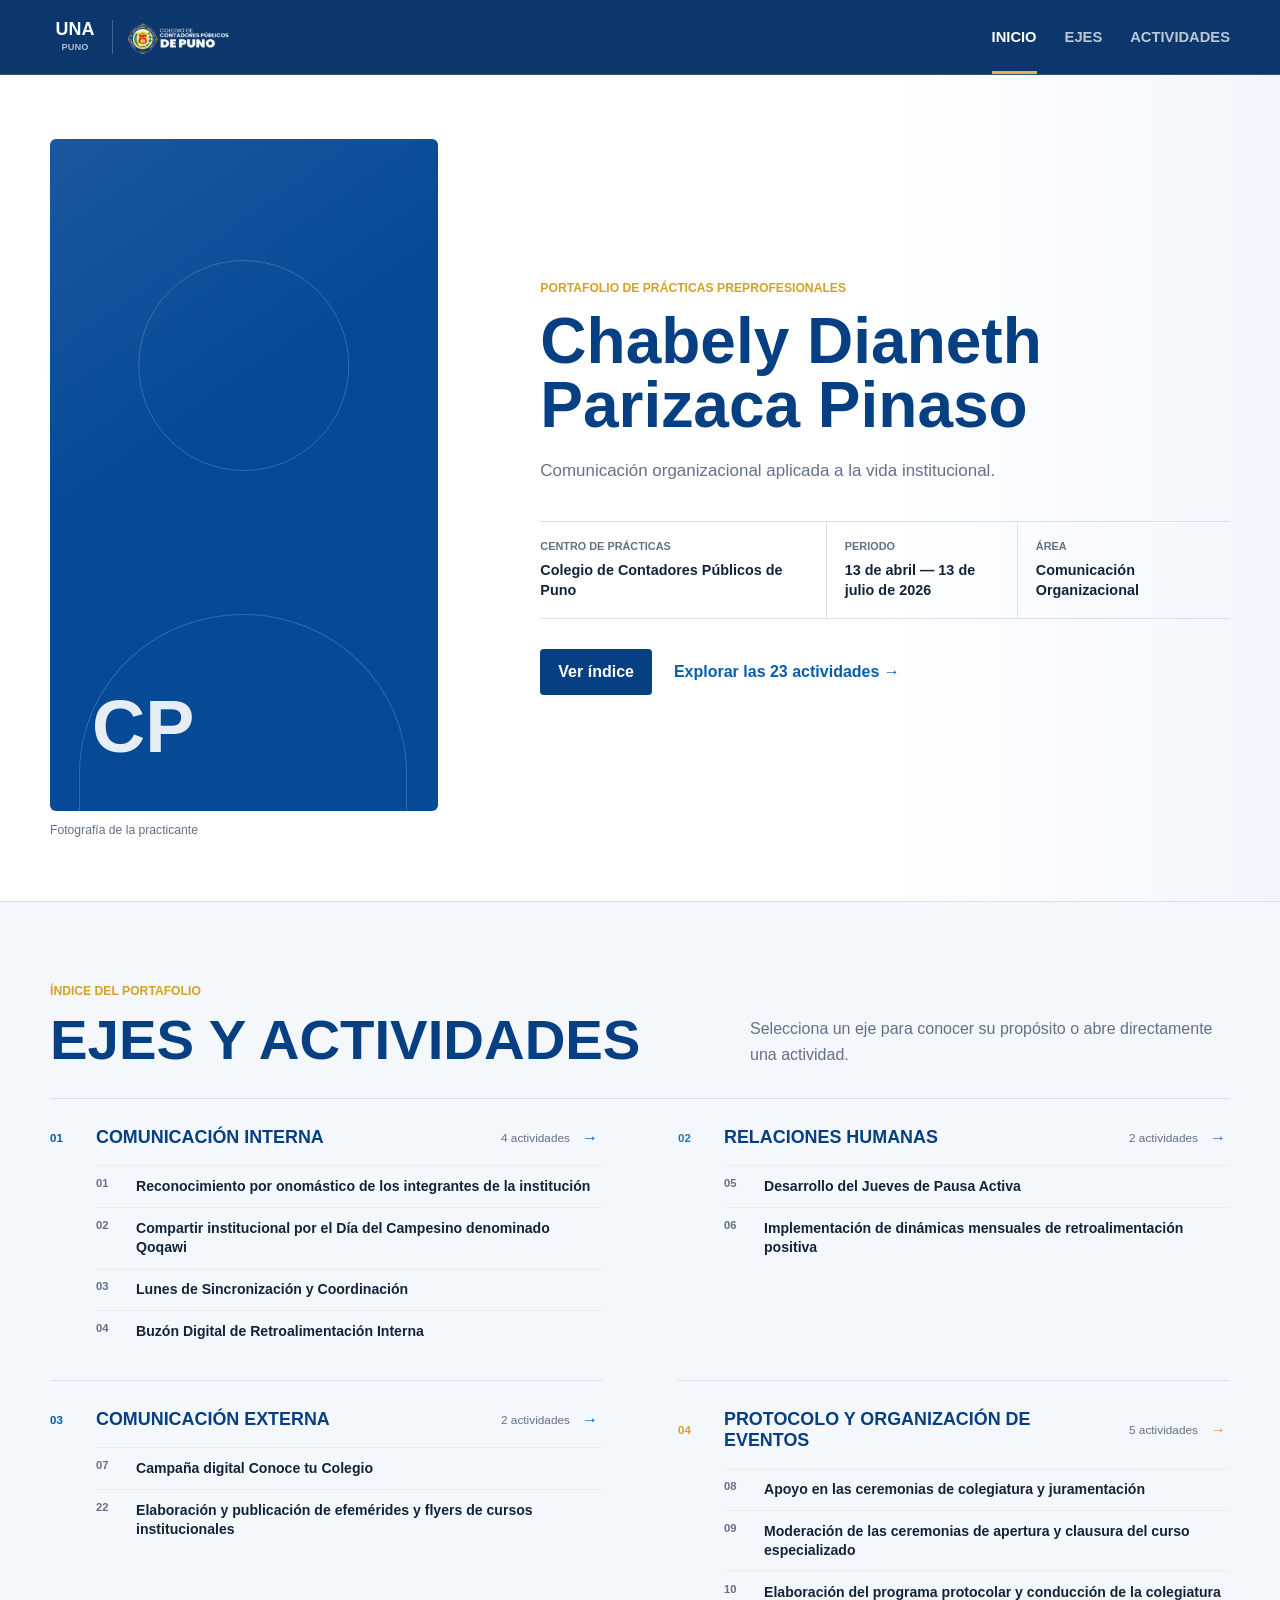
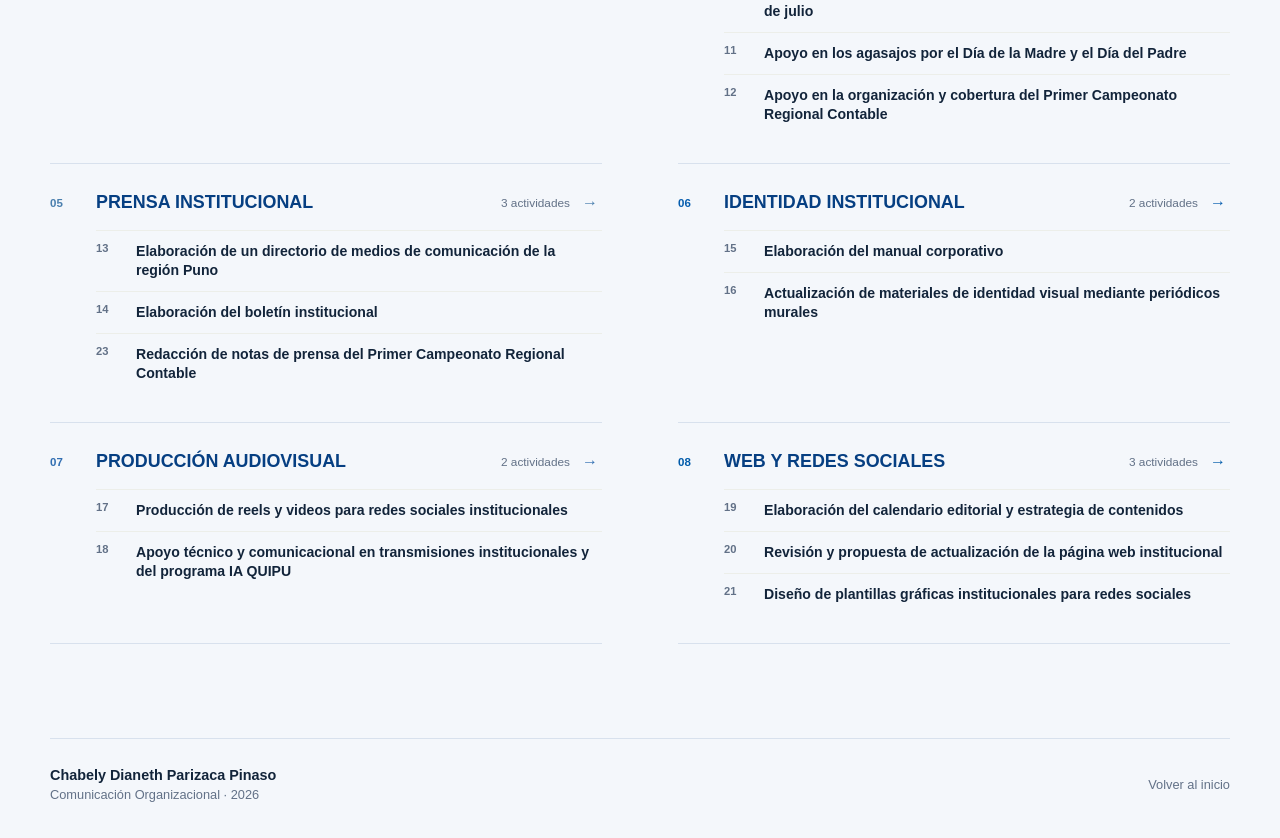
<file: index.html>
<!doctype html>
<html lang="es">
  <head>
    <meta charset="utf-8">
    <meta name="viewport" content="width=device-width, initial-scale=1">
    <meta name="theme-color" content="#063f82">
    <title>Portafolio de prácticas | Chabely Parizaca</title>
    <meta name="description" content="Portafolio de prácticas preprofesionales de Chabely Dianeth Parizaca Pinaso en el Colegio de Contadores Públicos de Puno.">
    <link rel="stylesheet" href="styles.css">
  </head>
  <body>
    <a class="skip-link" href="#app">Saltar al contenido</a>

    <header class="site-header">
      <div class="header-inner">
        <a class="site-brand" href="#/inicio" aria-label="Ir al inicio">
          <span class="university-mark" aria-label="Universidad Nacional del Altiplano Puno">
            <strong>UNA</strong>
            <small>PUNO</small>
          </span>
          <span class="brand-divider" aria-hidden="true"></span>
          <img id="ccppLogo" alt="Colegio de Contadores Públicos de Puno">
        </a>

        <nav class="main-nav" aria-label="Navegación principal">
          <a href="#/inicio" data-nav="inicio">Inicio</a>
          <a href="#/ejes" data-nav="ejes">Ejes</a>
          <a href="#/actividades" data-nav="actividades">Actividades</a>
        </nav>
      </div>
    </header>

    <main id="app" tabindex="-1">
      <div class="app-loading" role="status">Preparando portafolio...</div>
    </main>

    <footer class="site-footer">
      <div>
        <strong>Chabely Dianeth Parizaca Pinaso</strong>
        <span>Comunicación Organizacional · 2026</span>
      </div>
      <a href="#/inicio">Volver al inicio</a>
    </footer>

    <div class="evidence-viewer" id="evidenceViewer" hidden aria-modal="true" role="dialog" aria-labelledby="viewerTitle">
      <header class="viewer-header">
        <div>
          <span id="viewerType">Evidencia</span>
          <strong id="viewerTitle">Visor de evidencias</strong>
        </div>
        <div class="viewer-tools">
          <span id="viewerCounter" aria-live="polite"></span>
          <a class="icon-button" id="openEvidenceFile" href="#" target="_blank" rel="noopener" aria-label="Abrir archivo original" title="Abrir archivo original">↗</a>
          <button class="icon-button" id="closeEvidenceViewer" type="button" aria-label="Cerrar visor" title="Cerrar">×</button>
        </div>
      </header>

      <div class="viewer-body">
        <button class="viewer-arrow viewer-previous" id="previousEvidence" type="button" aria-label="Evidencia anterior" title="Evidencia anterior">←</button>
        <div class="viewer-stage" id="viewerStage">
          <img id="viewerImage" alt="" hidden>
          <video id="viewerVideo" controls playsinline preload="metadata" hidden></video>

          <div class="pdf-book" id="pdfBook" hidden>
            <div class="book-pages" id="bookPages" aria-live="polite">
              <canvas id="pdfPageLeft"></canvas>
              <canvas id="pdfPageRight"></canvas>
            </div>
            <div class="book-controls">
              <button class="icon-button" id="previousPdfPage" type="button" aria-label="Páginas anteriores" title="Páginas anteriores">←</button>
              <span id="pdfPageStatus">Preparando documento...</span>
              <button class="icon-button" id="nextPdfPage" type="button" aria-label="Páginas siguientes" title="Páginas siguientes">→</button>
            </div>
          </div>

          <div class="viewer-loading" id="viewerLoading" role="status" hidden>Preparando evidencia...</div>
        </div>
        <button class="viewer-arrow viewer-next" id="nextEvidence" type="button" aria-label="Evidencia siguiente" title="Evidencia siguiente">→</button>
      </div>

      <footer class="viewer-footer">
        <p id="viewerCaption"></p>
        <span>Usa las flechas laterales para recorrer las evidencias.</span>
      </footer>
    </div>

    <noscript>Activa JavaScript para navegar por las actividades del portafolio.</noscript>
    <script src="data.js"></script>
    <script src="script.js"></script>
  </body>
</html>
</file>
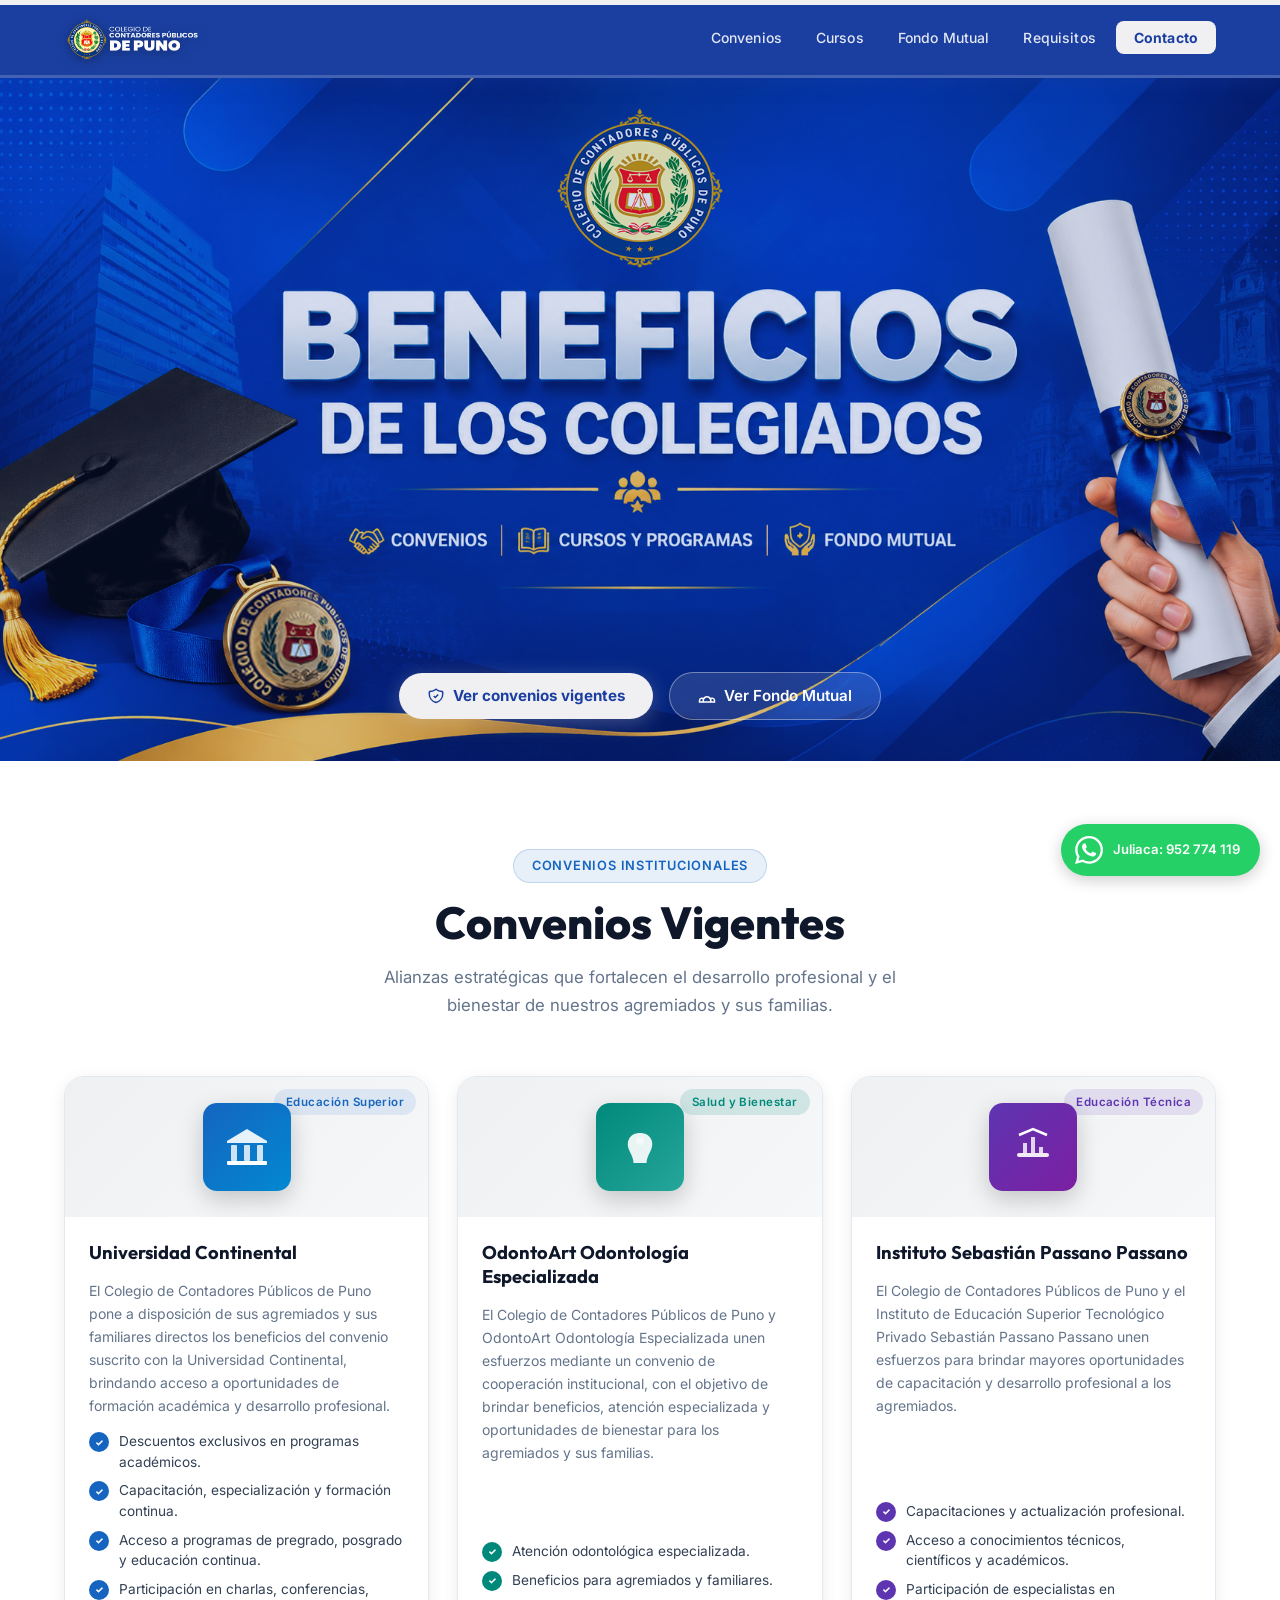
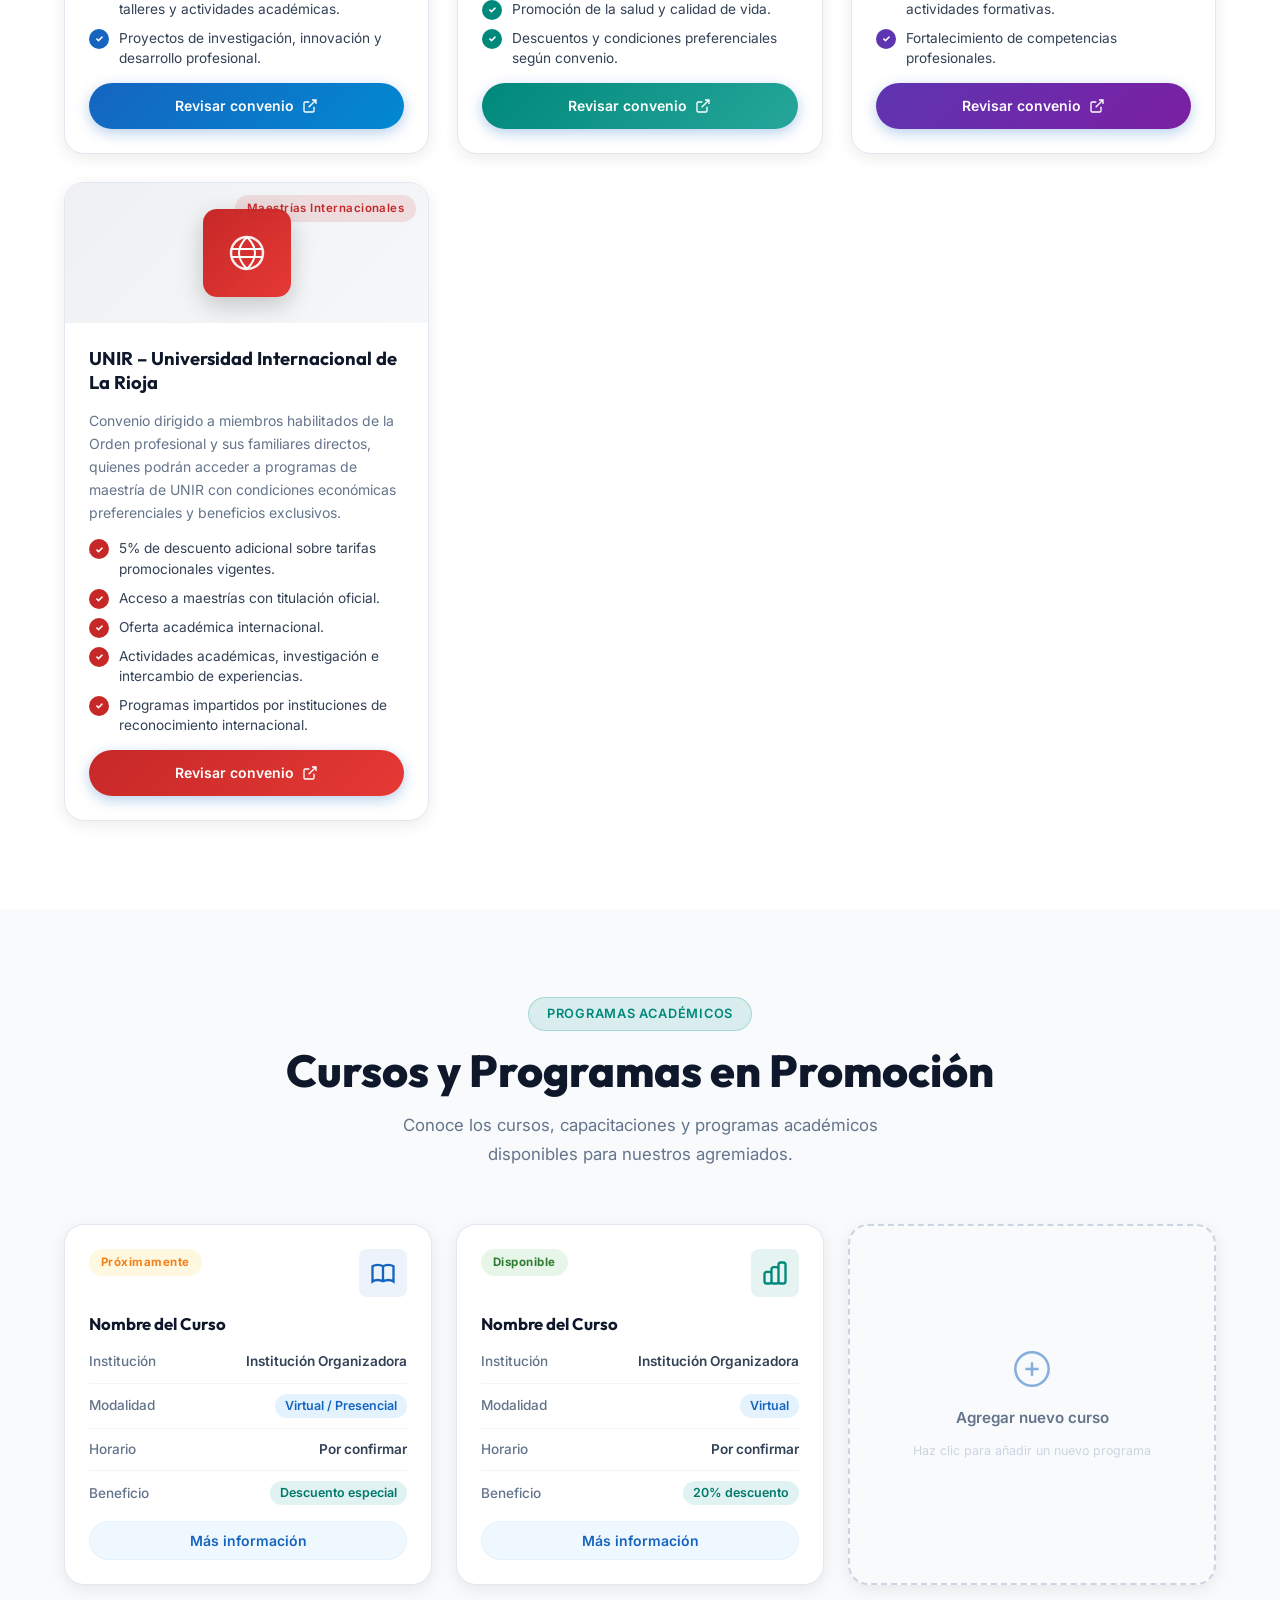
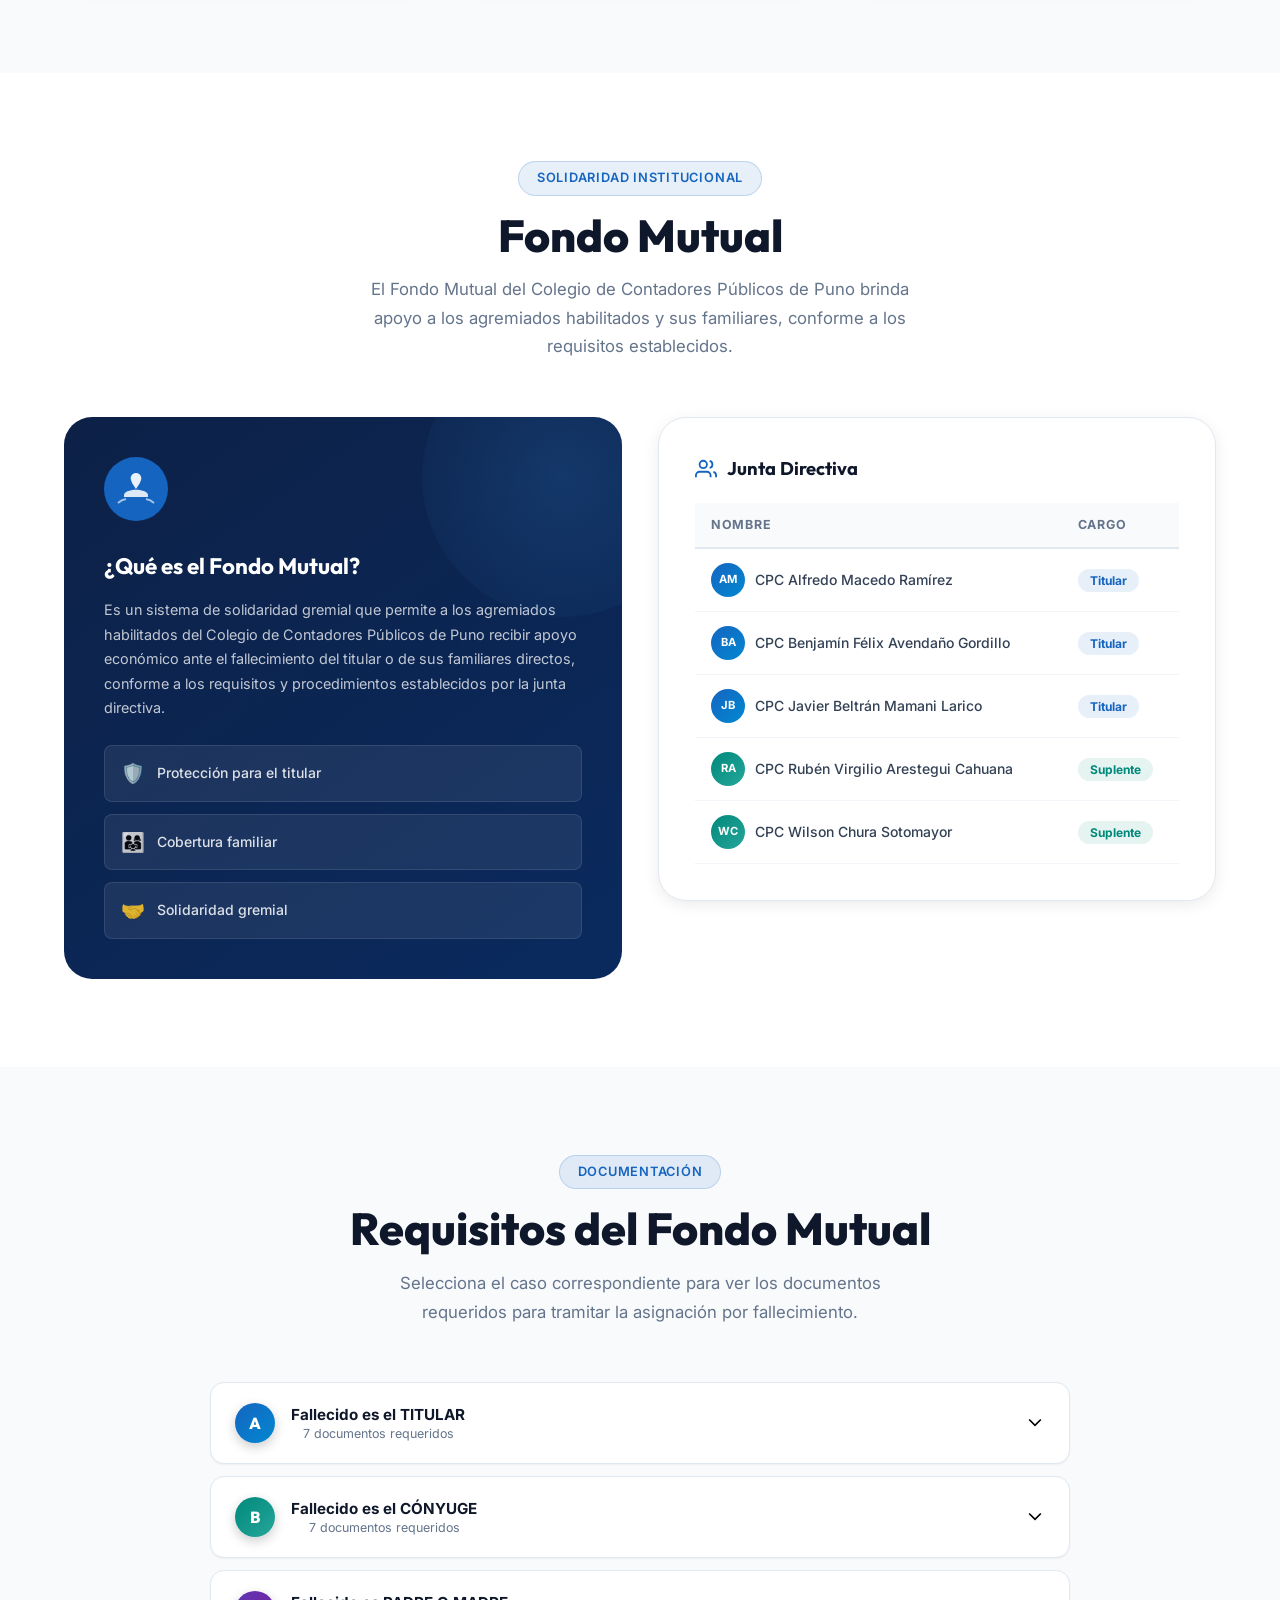
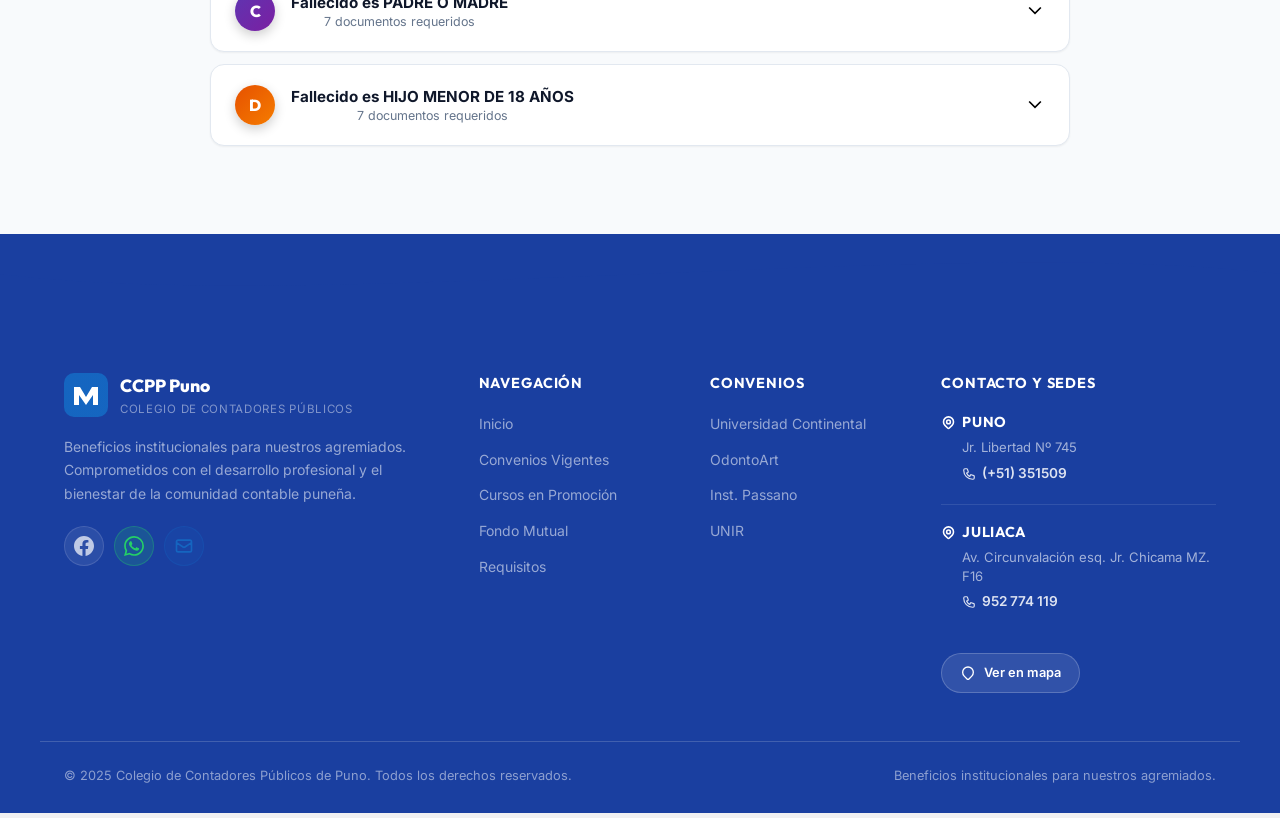
<file: Actividad 5/web de conoce tu colegio/index.html>
<!DOCTYPE html>
<html lang="es">
<head>
  <meta charset="UTF-8" />
  <meta name="viewport" content="width=device-width, initial-scale=1.0" />
  <title>Convenios y Beneficios – Colegio de Contadores Públicos de Puno</title>
  <meta name="description" content="Beneficios exclusivos, convenios vigentes, cursos en promoción y Fondo Mutual del Colegio de Contadores Públicos de Puno para sus agremiados." />
  <link rel="preconnect" href="https://fonts.googleapis.com" />
  <link rel="preconnect" href="https://fonts.gstatic.com" crossorigin />
  <link href="https://fonts.googleapis.com/css2?family=Inter:wght@300;400;500;600;700;800;900&family=Outfit:wght@400;600;700;800&display=swap" rel="stylesheet" />
  <link rel="stylesheet" href="styles.css" />
</head>
<body>

  <!-- ===================== NAVBAR ===================== -->
  <nav class="navbar" id="navbar">
    <div class="nav-container">
      <div class="nav-logo">
        <a href="#inicio">
          <img src="recursos/logo-blanco.png" alt="Colegio de Contadores Públicos de Puno" class="nav-logo-img" />
        </a>
      </div>
      <ul class="nav-links" id="navLinks">
        <li><a href="#convenios" class="nav-link">Convenios</a></li>
        <li><a href="#cursos" class="nav-link">Cursos</a></li>
        <li><a href="#fondo-mutual" class="nav-link">Fondo Mutual</a></li>
        <li><a href="#requisitos" class="nav-link">Requisitos</a></li>
        <li><a href="#contacto" class="nav-link nav-cta">Contacto</a></li>
      </ul>
      <button class="hamburger" id="hamburger" aria-label="Menú">
        <span></span><span></span><span></span>
      </button>
    </div>
  </nav>

  <!-- ===================== HERO ===================== -->
  <section class="hero" id="inicio">
    <img
      src="recursos/imagen-del-hero.png"
      alt="Colegio de Contadores Públicos de Puno – Convenios y Beneficios"
      class="hero-img"
    />
    <div class="hero-btns-overlay">
      <a href="#convenios" class="btn btn-primary">
        <svg width="18" height="18" fill="none" stroke="currentColor" stroke-width="2" viewBox="0 0 24 24"><path d="M9 12l2 2 4-4m5.618-4.016A11.955 11.955 0 0112 2.944a11.955 11.955 0 01-8.618 3.04A12.02 12.02 0 003 9c0 5.591 3.824 10.29 9 11.622 5.176-1.332 9-6.03 9-11.622 0-1.042-.133-2.052-.382-3.016z"/></svg>
        Ver convenios vigentes
      </a>
      <a href="#fondo-mutual" class="btn btn-secondary">
        <svg width="18" height="18" fill="none" stroke="currentColor" stroke-width="2" viewBox="0 0 24 24"><path d="M17 20h5v-2a3 3 0 00-5.356-1.857M17 20H7m10 0v-2c0-.656-.126-1.283-.356-1.857M7 20H2v-2a3 3 0 015.356-1.857M7 20v-2c0-.656.126-1.283.356-1.857m0 0a5.002 5.002 0 019.288 0"/></svg>
        Ver Fondo Mutual
      </a>
    </div>
  </section>

  <!-- ===================== CONVENIOS ===================== -->
  <section class="section" id="convenios">
    <div class="container">
      <div class="section-header">
        <div class="section-tag">Convenios Institucionales</div>
        <h2 class="section-title">Convenios Vigentes</h2>
        <p class="section-desc">Alianzas estratégicas que fortalecen el desarrollo profesional y el bienestar de nuestros agremiados y sus familias.</p>
      </div>

      <div class="convenios-grid">

        <!-- Tarjeta 1: Universidad Continental -->
        <div class="convenio-card" id="conv-continental">
          <div class="card-header-img">
            <div class="card-logo-placeholder" style="background: linear-gradient(135deg, #1565C0, #0288D1);">
              <svg width="48" height="48" fill="none" viewBox="0 0 48 48" xmlns="http://www.w3.org/2000/svg">
                <path d="M24 6L4 18v2h40v-2L24 6z" fill="white" opacity="0.9"/>
                <rect x="8" y="22" width="6" height="16" rx="1" fill="white" opacity="0.8"/>
                <rect x="21" y="22" width="6" height="16" rx="1" fill="white" opacity="0.8"/>
                <rect x="34" y="22" width="6" height="16" rx="1" fill="white" opacity="0.8"/>
                <rect x="4" y="38" width="40" height="4" rx="1" fill="white"/>
              </svg>
            </div>
            <div class="card-tag">Educación Superior</div>
          </div>
          <div class="card-body">
            <h3 class="card-title">Universidad Continental</h3>
            <p class="card-desc">El Colegio de Contadores Públicos de Puno pone a disposición de sus agremiados y sus familiares directos los beneficios del convenio suscrito con la Universidad Continental, brindando acceso a oportunidades de formación académica y desarrollo profesional.</p>
            <ul class="benefit-list">
              <li><span class="check-icon">✓</span> Descuentos exclusivos en programas académicos.</li>
              <li><span class="check-icon">✓</span> Capacitación, especialización y formación continua.</li>
              <li><span class="check-icon">✓</span> Acceso a programas de pregrado, posgrado y educación continua.</li>
              <li><span class="check-icon">✓</span> Participación en charlas, conferencias, talleres y actividades académicas.</li>
              <li><span class="check-icon">✓</span> Proyectos de investigación, innovación y desarrollo profesional.</li>
            </ul>
            <a href="https://drive.google.com/file/d/1HCrZwej6hILooBMRWI57Gnt74HL0RPNS/view?usp=sharing" target="_blank" rel="noopener noreferrer" class="btn-card">
              Revisar convenio
              <svg width="16" height="16" fill="none" stroke="currentColor" stroke-width="2" viewBox="0 0 24 24"><path d="M18 13v6a2 2 0 01-2 2H5a2 2 0 01-2-2V8a2 2 0 012-2h6M15 3h6v6M10 14L21 3"/></svg>
            </a>
          </div>
        </div>

        <!-- Tarjeta 2: OdontoArt -->
        <div class="convenio-card" id="conv-odontoart">
          <div class="card-header-img">
            <div class="card-logo-placeholder" style="background: linear-gradient(135deg, #00897B, #26A69A);">
              <svg width="48" height="48" fill="none" viewBox="0 0 48 48" xmlns="http://www.w3.org/2000/svg">
                <path d="M24 10c-5 0-9 2-11 6-2 3.5-1.5 8 0.5 12 2 4 4 8 4 12h13c0-4 2-8 4-12 2-4 2.5-8.5 0.5-12-2-4-6-6-11-6z" fill="white" opacity="0.9"/>
                <circle cx="24" cy="18" r="4" fill="white" opacity="0.5"/>
              </svg>
            </div>
            <div class="card-tag" style="background: rgba(0,137,123,0.15); color: #00897B;">Salud y Bienestar</div>
          </div>
          <div class="card-body">
            <h3 class="card-title">OdontoArt Odontología Especializada</h3>
            <p class="card-desc">El Colegio de Contadores Públicos de Puno y OdontoArt Odontología Especializada unen esfuerzos mediante un convenio de cooperación institucional, con el objetivo de brindar beneficios, atención especializada y oportunidades de bienestar para los agremiados y sus familias.</p>
            <ul class="benefit-list">
              <li><span class="check-icon" style="background:#00897B;">✓</span> Atención odontológica especializada.</li>
              <li><span class="check-icon" style="background:#00897B;">✓</span> Beneficios para agremiados y familiares.</li>
              <li><span class="check-icon" style="background:#00897B;">✓</span> Promoción de la salud y calidad de vida.</li>
              <li><span class="check-icon" style="background:#00897B;">✓</span> Descuentos y condiciones preferenciales según convenio.</li>
            </ul>
            <a href="https://drive.google.com/file/d/1Lx1ZvieymH3Le_iM99ti675JoTmCKKvA/view?usp=sharing" target="_blank" rel="noopener noreferrer" class="btn-card" style="background: linear-gradient(135deg,#00897B,#26A69A);">
              Revisar convenio
              <svg width="16" height="16" fill="none" stroke="currentColor" stroke-width="2" viewBox="0 0 24 24"><path d="M18 13v6a2 2 0 01-2 2H5a2 2 0 01-2-2V8a2 2 0 012-2h6M15 3h6v6M10 14L21 3"/></svg>
            </a>
          </div>
        </div>

        <!-- Tarjeta 3: Instituto Passano -->
        <div class="convenio-card" id="conv-passano">
          <div class="card-header-img">
            <div class="card-logo-placeholder" style="background: linear-gradient(135deg, #5E35B1, #7B1FA2);">
              <svg width="48" height="48" fill="none" viewBox="0 0 48 48" xmlns="http://www.w3.org/2000/svg">
                <rect x="8" y="30" width="32" height="4" rx="2" fill="white" opacity="0.9"/>
                <rect x="14" y="20" width="4" height="10" fill="white" opacity="0.8"/>
                <rect x="22" y="14" width="4" height="16" fill="white" opacity="0.8"/>
                <rect x="30" y="24" width="4" height="6" fill="white" opacity="0.8"/>
                <path d="M10 12l14-6 14 6" stroke="white" stroke-width="2.5" fill="none"/>
              </svg>
            </div>
            <div class="card-tag" style="background: rgba(94,53,177,0.12); color: #5E35B1;">Educación Técnica</div>
          </div>
          <div class="card-body">
            <h3 class="card-title">Instituto Sebastián Passano Passano</h3>
            <p class="card-desc">El Colegio de Contadores Públicos de Puno y el Instituto de Educación Superior Tecnológico Privado Sebastián Passano Passano unen esfuerzos para brindar mayores oportunidades de capacitación y desarrollo profesional a los agremiados.</p>
            <ul class="benefit-list">
              <li><span class="check-icon" style="background:#5E35B1;">✓</span> Capacitaciones y actualización profesional.</li>
              <li><span class="check-icon" style="background:#5E35B1;">✓</span> Acceso a conocimientos técnicos, científicos y académicos.</li>
              <li><span class="check-icon" style="background:#5E35B1;">✓</span> Participación de especialistas en actividades formativas.</li>
              <li><span class="check-icon" style="background:#5E35B1;">✓</span> Fortalecimiento de competencias profesionales.</li>
            </ul>
            <a href="https://drive.google.com/file/d/1fWJEVDt3YA4D9g8H5GIZl8in-L66Z2Eh/view?usp=sharing" target="_blank" rel="noopener noreferrer" class="btn-card" style="background: linear-gradient(135deg,#5E35B1,#7B1FA2);">
              Revisar convenio
              <svg width="16" height="16" fill="none" stroke="currentColor" stroke-width="2" viewBox="0 0 24 24"><path d="M18 13v6a2 2 0 01-2 2H5a2 2 0 01-2-2V8a2 2 0 012-2h6M15 3h6v6M10 14L21 3"/></svg>
            </a>
          </div>
        </div>

        <!-- Tarjeta 4: UNIR -->
        <div class="convenio-card" id="conv-unir">
          <div class="card-header-img">
            <div class="card-logo-placeholder" style="background: linear-gradient(135deg, #C62828, #E53935);">
              <svg width="48" height="48" fill="none" viewBox="0 0 48 48" xmlns="http://www.w3.org/2000/svg">
                <circle cx="24" cy="24" r="16" stroke="white" stroke-width="2.5" opacity="0.9"/>
                <path d="M24 8 C18 14 16 18 16 24 C16 30 18 34 24 40" stroke="white" stroke-width="2" fill="none"/>
                <path d="M24 8 C30 14 32 18 32 24 C32 30 30 34 24 40" stroke="white" stroke-width="2" fill="none"/>
                <line x1="8" y1="20" x2="40" y2="20" stroke="white" stroke-width="2"/>
                <line x1="8" y1="28" x2="40" y2="28" stroke="white" stroke-width="2"/>
              </svg>
            </div>
            <div class="card-tag" style="background: rgba(198,40,40,0.12); color: #C62828;">Maestrías Internacionales</div>
          </div>
          <div class="card-body">
            <h3 class="card-title">UNIR – Universidad Internacional de La Rioja</h3>
            <p class="card-desc">Convenio dirigido a miembros habilitados de la Orden profesional y sus familiares directos, quienes podrán acceder a programas de maestría de UNIR con condiciones económicas preferenciales y beneficios exclusivos.</p>
            <ul class="benefit-list">
              <li><span class="check-icon" style="background:#C62828;">✓</span> 5% de descuento adicional sobre tarifas promocionales vigentes.</li>
              <li><span class="check-icon" style="background:#C62828;">✓</span> Acceso a maestrías con titulación oficial.</li>
              <li><span class="check-icon" style="background:#C62828;">✓</span> Oferta académica internacional.</li>
              <li><span class="check-icon" style="background:#C62828;">✓</span> Actividades académicas, investigación e intercambio de experiencias.</li>
              <li><span class="check-icon" style="background:#C62828;">✓</span> Programas impartidos por instituciones de reconocimiento internacional.</li>
            </ul>
            <a href="https://drive.google.com/file/d/1lR5dSxRtnbvtg3gUnq77kfsVNorQD5gg/view?usp=sharing" target="_blank" rel="noopener noreferrer" class="btn-card" style="background: linear-gradient(135deg,#C62828,#E53935);">
              Revisar convenio
              <svg width="16" height="16" fill="none" stroke="currentColor" stroke-width="2" viewBox="0 0 24 24"><path d="M18 13v6a2 2 0 01-2 2H5a2 2 0 01-2-2V8a2 2 0 012-2h6M15 3h6v6M10 14L21 3"/></svg>
            </a>
          </div>
        </div>

      </div>
    </div>
  </section>

  <!-- ===================== CURSOS ===================== -->
  <section class="section section-alt" id="cursos">
    <div class="container">
      <div class="section-header">
        <div class="section-tag" style="background: rgba(0,150,136,0.12); color: #00897B; border-color: rgba(0,150,136,0.25);">Programas Académicos</div>
        <h2 class="section-title">Cursos y Programas en Promoción</h2>
        <p class="section-desc">Conoce los cursos, capacitaciones y programas académicos disponibles para nuestros agremiados.</p>
      </div>

      <div class="cursos-grid" id="cursosGrid">

        <div class="curso-card">
          <div class="curso-header">
            <div class="curso-badge">Próximamente</div>
            <div class="curso-icon">
              <svg width="28" height="28" fill="none" stroke="#1565C0" stroke-width="2" viewBox="0 0 24 24"><path d="M12 6.253v13m0-13C10.832 5.477 9.246 5 7.5 5S4.168 5.477 3 6.253v13C4.168 18.477 5.754 18 7.5 18s3.332.477 4.5 1.253m0-13C13.168 5.477 14.754 5 16.5 5c1.747 0 3.332.477 4.5 1.253v13C19.832 18.477 18.247 18 16.5 18c-1.746 0-3.332.477-4.5 1.253"/></svg>
            </div>
          </div>
          <h4 class="curso-nombre">Nombre del Curso</h4>
          <div class="curso-info">
            <div class="curso-row">
              <span class="curso-label">Institución</span>
              <span class="curso-valor">Institución Organizadora</span>
            </div>
            <div class="curso-row">
              <span class="curso-label">Modalidad</span>
              <span class="curso-valor tag-modalidad">Virtual / Presencial</span>
            </div>
            <div class="curso-row">
              <span class="curso-label">Horario</span>
              <span class="curso-valor">Por confirmar</span>
            </div>
            <div class="curso-row">
              <span class="curso-label">Beneficio</span>
              <span class="curso-valor tag-descuento">Descuento especial</span>
            </div>
          </div>
          <button class="btn-curso">Más información</button>
        </div>

        <div class="curso-card">
          <div class="curso-header">
            <div class="curso-badge" style="background:#E8F5E9; color:#2E7D32;">Disponible</div>
            <div class="curso-icon" style="background: rgba(0,137,123,0.1);">
              <svg width="28" height="28" fill="none" stroke="#00897B" stroke-width="2" viewBox="0 0 24 24"><path d="M9 19v-6a2 2 0 00-2-2H5a2 2 0 00-2 2v6a2 2 0 002 2h2a2 2 0 002-2zm0 0V9a2 2 0 012-2h2a2 2 0 012 2v10m-6 0a2 2 0 002 2h2a2 2 0 002-2m0 0V5a2 2 0 012-2h2a2 2 0 012 2v14a2 2 0 01-2 2h-2a2 2 0 01-2-2z"/></svg>
            </div>
          </div>
          <h4 class="curso-nombre">Nombre del Curso</h4>
          <div class="curso-info">
            <div class="curso-row">
              <span class="curso-label">Institución</span>
              <span class="curso-valor">Institución Organizadora</span>
            </div>
            <div class="curso-row">
              <span class="curso-label">Modalidad</span>
              <span class="curso-valor tag-modalidad">Virtual</span>
            </div>
            <div class="curso-row">
              <span class="curso-label">Horario</span>
              <span class="curso-valor">Por confirmar</span>
            </div>
            <div class="curso-row">
              <span class="curso-label">Beneficio</span>
              <span class="curso-valor tag-descuento">20% descuento</span>
            </div>
          </div>
          <button class="btn-curso">Más información</button>
        </div>

        <div class="curso-card curso-add" id="addCursoCard">
          <div class="add-icon">
            <svg width="40" height="40" fill="none" stroke="#1565C0" stroke-width="1.5" viewBox="0 0 24 24"><circle cx="12" cy="12" r="10"/><path d="M12 8v8M8 12h8"/></svg>
          </div>
          <p class="add-label">Agregar nuevo curso</p>
          <span class="add-hint">Haz clic para añadir un nuevo programa</span>
        </div>

      </div>

      <!-- Modal para agregar curso -->
      <div class="modal-overlay" id="modalOverlay">
        <div class="modal" id="cursoModal">
          <div class="modal-header">
            <h3>Agregar Nuevo Curso</h3>
            <button class="modal-close" id="modalClose">
              <svg width="20" height="20" fill="none" stroke="currentColor" stroke-width="2" viewBox="0 0 24 24"><path d="M6 18L18 6M6 6l12 12"/></svg>
            </button>
          </div>
          <form class="modal-form" id="cursoForm">
            <div class="form-group">
              <label>Nombre del Curso *</label>
              <input type="text" id="inputNombre" placeholder="Ej: Diplomado en Tributación" required />
            </div>
            <div class="form-group">
              <label>Institución Organizadora *</label>
              <input type="text" id="inputInstitucion" placeholder="Ej: Universidad Continental" required />
            </div>
            <div class="form-row">
              <div class="form-group">
                <label>Modalidad</label>
                <select id="inputModalidad">
                  <option value="Virtual">Virtual</option>
                  <option value="Presencial">Presencial</option>
                  <option value="Híbrido">Híbrido</option>
                </select>
              </div>
              <div class="form-group">
                <label>Horario</label>
                <input type="text" id="inputHorario" placeholder="Ej: Sábados 9:00 - 13:00" />
              </div>
            </div>
            <div class="form-group">
              <label>Beneficio / Descuento</label>
              <input type="text" id="inputBeneficio" placeholder="Ej: 25% de descuento para agremiados" />
            </div>
            <div class="form-group">
              <label>Enlace de más información</label>
              <input type="url" id="inputEnlace" placeholder="https://..." />
            </div>
            <div class="modal-actions">
              <button type="button" class="btn-cancel" id="btnCancel">Cancelar</button>
              <button type="submit" class="btn-save">Guardar Curso</button>
            </div>
          </form>
        </div>
      </div>

    </div>
  </section>

  <!-- ===================== FONDO MUTUAL ===================== -->
  <section class="section" id="fondo-mutual">
    <div class="container">
      <div class="section-header">
        <div class="section-tag" style="background: rgba(21,101,192,0.1); color:#1565C0; border-color:rgba(21,101,192,0.2);">Solidaridad Institucional</div>
        <h2 class="section-title">Fondo Mutual</h2>
        <p class="section-desc">El Fondo Mutual del Colegio de Contadores Públicos de Puno brinda apoyo a los agremiados habilitados y sus familiares, conforme a los requisitos establecidos.</p>
      </div>

      <div class="mutual-layout">
        <div class="mutual-info">
          <div class="mutual-icon-big">
            <svg width="64" height="64" fill="none" viewBox="0 0 64 64" xmlns="http://www.w3.org/2000/svg">
              <circle cx="32" cy="32" r="32" fill="url(#mutualGrad)"/>
              <path d="M32 16c-2.7 0-5.3 2.2-5.3 5.3 0 4 5.3 10.7 5.3 10.7s5.3-6.7 5.3-10.7c0-3.1-2.6-5.3-5.3-5.3z" fill="white" opacity="0.9"/>
              <path d="M20 38c0-3 5.4-5.3 12-5.3s12 2.3 12 5.3v2H20v-2z" fill="white" opacity="0.85"/>
              <path d="M14 46c2-2 4.5-3.5 8-4" stroke="white" stroke-width="2" opacity="0.6" fill="none"/>
              <path d="M50 46c-2-2-4.5-3.5-8-4" stroke="white" stroke-width="2" opacity="0.6" fill="none"/>
              <defs>
                <linearGradient id="mutualGrad" x1="0" y1="0" x2="64" y2="64">
                  <stop stop-color="#1565C0"/>
                  <stop offset="1" stop-color="#0D47A1"/>
                </linearGradient>
              </defs>
            </svg>
          </div>
          <h3>¿Qué es el Fondo Mutual?</h3>
          <p>Es un sistema de solidaridad gremial que permite a los agremiados habilitados del Colegio de Contadores Públicos de Puno recibir apoyo económico ante el fallecimiento del titular o de sus familiares directos, conforme a los requisitos y procedimientos establecidos por la junta directiva.</p>
          <div class="mutual-features">
            <div class="mf-item">
              <span class="mf-icon">🛡️</span>
              <span>Protección para el titular</span>
            </div>
            <div class="mf-item">
              <span class="mf-icon">👨‍👩‍👧</span>
              <span>Cobertura familiar</span>
            </div>
            <div class="mf-item">
              <span class="mf-icon">🤝</span>
              <span>Solidaridad gremial</span>
            </div>
          </div>
        </div>

        <div class="mutual-directiva">
          <h3 class="directiva-title">
            <svg width="22" height="22" fill="none" stroke="#1565C0" stroke-width="2" viewBox="0 0 24 24"><path d="M17 21v-2a4 4 0 00-4-4H5a4 4 0 00-4 4v2M9 11a4 4 0 100-8 4 4 0 000 8zM23 21v-2a4 4 0 00-3-3.87M16 3.13a4 4 0 010 7.75"/></svg>
            Junta Directiva
          </h3>
          <div class="directiva-table-wrap">
            <table class="directiva-table">
              <thead>
                <tr>
                  <th>Nombre</th>
                  <th>Cargo</th>
                </tr>
              </thead>
              <tbody>
                <tr>
                  <td>
                    <div class="miembro-info">
                      <div class="avatar avatar-blue">AM</div>
                      CPC Alfredo Macedo Ramírez
                    </div>
                  </td>
                  <td><span class="badge-titular">Titular</span></td>
                </tr>
                <tr>
                  <td>
                    <div class="miembro-info">
                      <div class="avatar avatar-blue">BA</div>
                      CPC Benjamín Félix Avendaño Gordillo
                    </div>
                  </td>
                  <td><span class="badge-titular">Titular</span></td>
                </tr>
                <tr>
                  <td>
                    <div class="miembro-info">
                      <div class="avatar avatar-blue">JB</div>
                      CPC Javier Beltrán Mamani Larico
                    </div>
                  </td>
                  <td><span class="badge-titular">Titular</span></td>
                </tr>
                <tr>
                  <td>
                    <div class="miembro-info">
                      <div class="avatar avatar-green">RA</div>
                      CPC Rubén Virgilio Arestegui Cahuana
                    </div>
                  </td>
                  <td><span class="badge-suplente">Suplente</span></td>
                </tr>
                <tr>
                  <td>
                    <div class="miembro-info">
                      <div class="avatar avatar-green">WC</div>
                      CPC Wilson Chura Sotomayor
                    </div>
                  </td>
                  <td><span class="badge-suplente">Suplente</span></td>
                </tr>
              </tbody>
            </table>
          </div>
        </div>
      </div>
    </div>
  </section>

  <!-- ===================== REQUISITOS ===================== -->
  <section class="section section-alt" id="requisitos">
    <div class="container">
      <div class="section-header">
        <div class="section-tag" style="background: rgba(21,101,192,0.1); color:#1565C0; border-color:rgba(21,101,192,0.2);">Documentación</div>
        <h2 class="section-title">Requisitos del Fondo Mutual</h2>
        <p class="section-desc">Selecciona el caso correspondiente para ver los documentos requeridos para tramitar la asignación por fallecimiento.</p>
      </div>

      <div class="accordion-container">

        <!-- Acordeón A: Titular -->
        <div class="accordion-item" id="acc-titular">
          <button class="accordion-btn" data-target="acc-titular">
            <div class="acc-left">
              <div class="acc-num" style="background: linear-gradient(135deg,#1565C0,#0288D1);">A</div>
              <div>
                <span class="acc-title">Fallecido es el TITULAR</span>
                <span class="acc-sub">7 documentos requeridos</span>
              </div>
            </div>
            <div class="acc-arrow">
              <svg width="20" height="20" fill="none" stroke="currentColor" stroke-width="2" viewBox="0 0 24 24"><path d="M19 9l-7 7-7-7"/></svg>
            </div>
          </button>
          <div class="accordion-content">
            <ul class="req-list">
              <li><span class="req-num">1</span><span>Solicitud de asignación por fallecimiento en formato oficial FUT.</span></li>
              <li><span class="req-num">2</span><span>Constancia de habilitación.</span></li>
              <li><span class="req-num">3</span><span>Historial de pagos.</span></li>
              <li><span class="req-num">4</span><span>Copia simple de diploma o carné de incorporación al CCPPUNO.</span></li>
              <li><span class="req-num">5</span><span>Copia legalizada del Acta de Defunción del titular.</span></li>
              <li><span class="req-num">6</span><span>Copia legalizada de la Declaración Jurada del Asociado.</span></li>
              <li><span class="req-num">7</span><span>Copia legalizada del DNI de la persona que realiza el trámite.</span></li>
            </ul>
          </div>
        </div>

        <!-- Acordeón B: Cónyuge -->
        <div class="accordion-item" id="acc-conyuge">
          <button class="accordion-btn" data-target="acc-conyuge">
            <div class="acc-left">
              <div class="acc-num" style="background: linear-gradient(135deg,#00897B,#26A69A);">B</div>
              <div>
                <span class="acc-title">Fallecido es el CÓNYUGE</span>
                <span class="acc-sub">7 documentos requeridos</span>
              </div>
            </div>
            <div class="acc-arrow">
              <svg width="20" height="20" fill="none" stroke="currentColor" stroke-width="2" viewBox="0 0 24 24"><path d="M19 9l-7 7-7-7"/></svg>
            </div>
          </button>
          <div class="accordion-content">
            <ul class="req-list">
              <li><span class="req-num" style="background:#00897B;">1</span><span>Solicitud de asignación por fallecimiento en formato oficial FUT.</span></li>
              <li><span class="req-num" style="background:#00897B;">2</span><span>Constancia de habilitación.</span></li>
              <li><span class="req-num" style="background:#00897B;">3</span><span>Historial de pagos.</span></li>
              <li><span class="req-num" style="background:#00897B;">4</span><span>Copia simple de diploma o carné de incorporación al Colegio de Contadores Públicos de Puno.</span></li>
              <li><span class="req-num" style="background:#00897B;">5</span><span>Copia legalizada del Acta de Defunción del cónyuge.</span></li>
              <li><span class="req-num" style="background:#00897B;">6</span><span>Copia legalizada de la Partida de Matrimonio.</span></li>
              <li><span class="req-num" style="background:#00897B;">7</span><span>Copia legalizada del DNI de la persona que realiza el trámite.</span></li>
            </ul>
          </div>
        </div>

        <!-- Acordeón C: Padre o Madre -->
        <div class="accordion-item" id="acc-padres">
          <button class="accordion-btn" data-target="acc-padres">
            <div class="acc-left">
              <div class="acc-num" style="background: linear-gradient(135deg,#5E35B1,#7B1FA2);">C</div>
              <div>
                <span class="acc-title">Fallecido es PADRE O MADRE</span>
                <span class="acc-sub">7 documentos requeridos</span>
              </div>
            </div>
            <div class="acc-arrow">
              <svg width="20" height="20" fill="none" stroke="currentColor" stroke-width="2" viewBox="0 0 24 24"><path d="M19 9l-7 7-7-7"/></svg>
            </div>
          </button>
          <div class="accordion-content">
            <ul class="req-list">
              <li><span class="req-num" style="background:#5E35B1;">1</span><span>Solicitud de asignación por fallecimiento en formato oficial FUT.</span></li>
              <li><span class="req-num" style="background:#5E35B1;">2</span><span>Constancia de habilitación.</span></li>
              <li><span class="req-num" style="background:#5E35B1;">3</span><span>Historial de pagos.</span></li>
              <li><span class="req-num" style="background:#5E35B1;">4</span><span>Copia simple de diploma o carné de incorporación al Colegio de Contadores Públicos de Puno.</span></li>
              <li><span class="req-num" style="background:#5E35B1;">5</span><span>Copia legalizada del Acta de Defunción del padre o madre.</span></li>
              <li><span class="req-num" style="background:#5E35B1;">6</span><span>Copia legalizada de la Partida de Nacimiento del titular.</span></li>
              <li><span class="req-num" style="background:#5E35B1;">7</span><span>Copia legalizada del DNI de la persona que realiza el trámite.</span></li>
            </ul>
          </div>
        </div>

        <!-- Acordeón D: Hijo menor -->
        <div class="accordion-item" id="acc-hijo">
          <button class="accordion-btn" data-target="acc-hijo">
            <div class="acc-left">
              <div class="acc-num" style="background: linear-gradient(135deg,#E65100,#F57C00);">D</div>
              <div>
                <span class="acc-title">Fallecido es HIJO MENOR DE 18 AÑOS</span>
                <span class="acc-sub">7 documentos requeridos</span>
              </div>
            </div>
            <div class="acc-arrow">
              <svg width="20" height="20" fill="none" stroke="currentColor" stroke-width="2" viewBox="0 0 24 24"><path d="M19 9l-7 7-7-7"/></svg>
            </div>
          </button>
          <div class="accordion-content">
            <ul class="req-list">
              <li><span class="req-num" style="background:#E65100;">1</span><span>Solicitud de asignación por fallecimiento en formato oficial FUT.</span></li>
              <li><span class="req-num" style="background:#E65100;">2</span><span>Constancia de habilitación.</span></li>
              <li><span class="req-num" style="background:#E65100;">3</span><span>Historial de pagos.</span></li>
              <li><span class="req-num" style="background:#E65100;">4</span><span>Copia simple de diploma o carné de incorporación al Colegio de Contadores Públicos de Puno.</span></li>
              <li><span class="req-num" style="background:#E65100;">5</span><span>Copia legalizada del Acta de Defunción del hijo o hija.</span></li>
              <li><span class="req-num" style="background:#E65100;">6</span><span>Copia legalizada de la Partida de Nacimiento del hijo o hija.</span></li>
              <li><span class="req-num" style="background:#E65100;">7</span><span>Copia legalizada del DNI de la persona que realiza el trámite.</span></li>
            </ul>
          </div>
        </div>

      </div>
    </div>
  </section>

  <!-- ===================== FOOTER ===================== -->
  <footer class="footer" id="contacto">
    <div class="footer-wave">
      <svg viewBox="0 0 1440 80" preserveAspectRatio="none" xmlns="http://www.w3.org/2000/svg">
        <path d="M0,40 C360,80 1080,0 1440,40 L1440,80 L0,80 Z" fill="#1A3FA0"/>
      </svg>
    </div>
    <div class="footer-body">
      <div class="footer-container">
        <div class="footer-brand">
          <div class="footer-logo">
            <svg width="44" height="44" viewBox="0 0 44 44" fill="none" xmlns="http://www.w3.org/2000/svg">
              <rect width="44" height="44" rx="10" fill="url(#footerLogoGrad)"/>
              <path d="M10 32V14h6l6 10 6-10h6v18h-5v-10l-7 10-7-10v10H10z" fill="white"/>
              <defs>
                <linearGradient id="footerLogoGrad" x1="0" y1="0" x2="44" y2="44">
                  <stop stop-color="#1565C0"/>
                  <stop offset="1" stop-color="#0288D1"/>
                </linearGradient>
              </defs>
            </svg>
            <div>
              <span class="footer-logo-title">CCPP Puno</span>
              <span class="footer-logo-sub">Colegio de Contadores Públicos</span>
            </div>
          </div>
          <p class="footer-tagline">Beneficios institucionales para nuestros agremiados. Comprometidos con el desarrollo profesional y el bienestar de la comunidad contable puneña.</p>
          <div class="footer-social">
            <a href="https://www.facebook.com" target="_blank" rel="noopener noreferrer" class="social-btn" id="btn-facebook" aria-label="Facebook">
              <svg width="20" height="20" fill="currentColor" viewBox="0 0 24 24"><path d="M24 12.073c0-6.627-5.373-12-12-12s-12 5.373-12 12c0 5.99 4.388 10.954 10.125 11.854v-8.385H7.078v-3.47h3.047V9.43c0-3.007 1.792-4.669 4.533-4.669 1.312 0 2.686.235 2.686.235v2.953H15.83c-1.491 0-1.956.925-1.956 1.874v2.25h3.328l-.532 3.47h-2.796v8.385C19.612 23.027 24 18.062 24 12.073z"/></svg>
            </a>
            <a href="https://wa.me/51000000000" target="_blank" rel="noopener noreferrer" class="social-btn" id="btn-whatsapp" aria-label="WhatsApp" style="background: rgba(37,211,102,0.15); color: #25D166; border-color: rgba(37,211,102,0.3);">
              <svg width="20" height="20" fill="currentColor" viewBox="0 0 24 24"><path d="M17.472 14.382c-.297-.149-1.758-.867-2.03-.967-.273-.099-.471-.148-.67.15-.197.297-.767.966-.94 1.164-.173.199-.347.223-.644.075-.297-.15-1.255-.463-2.39-1.475-.883-.788-1.48-1.761-1.653-2.059-.173-.297-.018-.458.13-.606.134-.133.298-.347.446-.52.149-.174.198-.298.298-.497.099-.198.05-.371-.025-.52-.075-.149-.669-1.612-.916-2.207-.242-.579-.487-.5-.669-.51-.173-.008-.371-.01-.57-.01-.198 0-.52.074-.792.372-.272.297-1.04 1.016-1.04 2.479 0 1.462 1.065 2.875 1.213 3.074.149.198 2.096 3.2 5.077 4.487.709.306 1.262.489 1.694.625.712.227 1.36.195 1.871.118.571-.085 1.758-.719 2.006-1.413.248-.694.248-1.289.173-1.413-.074-.124-.272-.198-.57-.347m-5.421 7.403h-.004a9.87 9.87 0 01-5.031-1.378l-.361-.214-3.741.982.998-3.648-.235-.374a9.86 9.86 0 01-1.51-5.26c.001-5.45 4.436-9.884 9.888-9.884 2.64 0 5.122 1.03 6.988 2.898a9.825 9.825 0 012.893 6.994c-.003 5.45-4.437 9.884-9.885 9.884m8.413-18.297A11.815 11.815 0 0012.05 0C5.495 0 .16 5.335.157 11.892c0 2.096.547 4.142 1.588 5.945L.057 24l6.305-1.654a11.882 11.882 0 005.683 1.448h.005c6.554 0 11.89-5.335 11.893-11.893a11.821 11.821 0 00-3.48-8.413Z"/></svg>
            </a>
            <a href="mailto:contacto@ccpppuno.org.pe" class="social-btn" id="btn-email" aria-label="Correo electrónico" style="background: rgba(21,101,192,0.15); color: #1565C0; border-color: rgba(21,101,192,0.3);">
              <svg width="20" height="20" fill="none" stroke="currentColor" stroke-width="2" viewBox="0 0 24 24"><path d="M3 8l7.89 5.26a2 2 0 002.22 0L21 8M5 19h14a2 2 0 002-2V7a2 2 0 00-2-2H5a2 2 0 00-2 2v10a2 2 0 002 2z"/></svg>
            </a>
          </div>
        </div>

        <div class="footer-links">
          <h4>Navegación</h4>
          <ul>
            <li><a href="#inicio">Inicio</a></li>
            <li><a href="#convenios">Convenios Vigentes</a></li>
            <li><a href="#cursos">Cursos en Promoción</a></li>
            <li><a href="#fondo-mutual">Fondo Mutual</a></li>
            <li><a href="#requisitos">Requisitos</a></li>
          </ul>
        </div>

        <div class="footer-links">
          <h4>Convenios</h4>
          <ul>
            <li><a href="https://drive.google.com/file/d/1HCrZwej6hILooBMRWI57Gnt74HL0RPNS/view?usp=sharing" target="_blank" rel="noopener noreferrer">Universidad Continental</a></li>
            <li><a href="https://drive.google.com/file/d/1Lx1ZvieymH3Le_iM99ti675JoTmCKKvA/view?usp=sharing" target="_blank" rel="noopener noreferrer">OdontoArt</a></li>
            <li><a href="https://drive.google.com/file/d/1fWJEVDt3YA4D9g8H5GIZl8in-L66Z2Eh/view?usp=sharing" target="_blank" rel="noopener noreferrer">Inst. Passano</a></li>
            <li><a href="https://drive.google.com/file/d/1lR5dSxRtnbvtg3gUnq77kfsVNorQD5gg/view?usp=sharing" target="_blank" rel="noopener noreferrer">UNIR</a></li>
          </ul>
        </div>

        <div class="footer-contact">
          <h4>Contacto y Sedes</h4>

          <div class="sede-item">
            <div class="sede-ciudad">
              <svg width="15" height="15" fill="none" stroke="currentColor" stroke-width="2.5" viewBox="0 0 24 24"><path d="M17.657 16.657L13.414 20.9a1.998 1.998 0 01-2.827 0l-4.244-4.243a8 8 0 1111.314 0z"/><path d="M15 11a3 3 0 11-6 0 3 3 0 016 0z"/></svg>
              Puno
            </div>
            <p class="sede-dir">Jr. Libertad Nº 745</p>
            <a href="tel:+51351509" class="sede-tel">
              <svg width="14" height="14" fill="none" stroke="currentColor" stroke-width="2" viewBox="0 0 24 24"><path d="M3 5a2 2 0 012-2h3.28a1 1 0 01.948.684l1.498 4.493a1 1 0 01-.502 1.21l-2.257 1.13a11.042 11.042 0 005.516 5.516l1.13-2.257a1 1 0 011.21-.502l4.493 1.498a1 1 0 01.684.949V19a2 2 0 01-2 2h-1C9.716 21 3 14.284 3 6V5z"/></svg>
              (+51) 351509
            </a>
          </div>

          <div class="sede-item">
            <div class="sede-ciudad">
              <svg width="15" height="15" fill="none" stroke="currentColor" stroke-width="2.5" viewBox="0 0 24 24"><path d="M17.657 16.657L13.414 20.9a1.998 1.998 0 01-2.827 0l-4.244-4.243a8 8 0 1111.314 0z"/><path d="M15 11a3 3 0 11-6 0 3 3 0 016 0z"/></svg>
              Juliaca
            </div>
            <p class="sede-dir">Av. Circunvalación esq. Jr. Chicama MZ. F16</p>
            <a href="tel:+51952774119" class="sede-tel">
              <svg width="14" height="14" fill="none" stroke="currentColor" stroke-width="2" viewBox="0 0 24 24"><path d="M3 5a2 2 0 012-2h3.28a1 1 0 01.948.684l1.498 4.493a1 1 0 01-.502 1.21l-2.257 1.13a11.042 11.042 0 005.516 5.516l1.13-2.257a1 1 0 011.21-.502l4.493 1.498a1 1 0 01.684.949V19a2 2 0 01-2 2h-1C9.716 21 3 14.284 3 6V5z"/></svg>
              952 774 119
            </a>
          </div>

          <a href="https://maps.google.com/?q=Jr+Libertad+745+Puno+Peru" target="_blank" rel="noopener noreferrer" class="btn-ubicacion" id="btn-ubicacion">
            <svg width="16" height="16" fill="none" stroke="currentColor" stroke-width="2" viewBox="0 0 24 24"><path d="M17.657 16.657L13.414 20.9a1.998 1.998 0 01-2.827 0l-4.244-4.243a8 8 0 1111.314 0z"/></svg>
            Ver en mapa
          </a>
        </div>

      </div>
      <div class="footer-bottom">
        <p>© 2025 Colegio de Contadores Públicos de Puno. Todos los derechos reservados.</p>
        <p>Beneficios institucionales para nuestros agremiados.</p>
      </div>
    </div>
  </footer>

  <script src="script.js"></script>

  <!-- Botón flotante WhatsApp (móvil) -->
  <a
    href="https://wa.me/51952774119"
    target="_blank"
    rel="noopener noreferrer"
    class="whatsapp-float"
    id="whatsapp-float"
    aria-label="Contáctanos por WhatsApp"
  >
    <svg width="28" height="28" fill="currentColor" viewBox="0 0 24 24">
      <path d="M17.472 14.382c-.297-.149-1.758-.867-2.03-.967-.273-.099-.471-.148-.67.15-.197.297-.767.966-.94 1.164-.173.199-.347.223-.644.075-.297-.15-1.255-.463-2.39-1.475-.883-.788-1.48-1.761-1.653-2.059-.173-.297-.018-.458.13-.606.134-.133.298-.347.446-.52.149-.174.198-.298.298-.497.099-.198.05-.371-.025-.52-.075-.149-.669-1.612-.916-2.207-.242-.579-.487-.5-.669-.51-.173-.008-.371-.01-.57-.01-.198 0-.52.074-.792.372-.272.297-1.04 1.016-1.04 2.479 0 1.462 1.065 2.875 1.213 3.074.149.198 2.096 3.2 5.077 4.487.709.306 1.262.489 1.694.625.712.227 1.36.195 1.871.118.571-.085 1.758-.719 2.006-1.413.248-.694.248-1.289.173-1.413-.074-.124-.272-.198-.57-.347m-5.421 7.403h-.004a9.87 9.87 0 01-5.031-1.378l-.361-.214-3.741.982.998-3.648-.235-.374a9.86 9.86 0 01-1.51-5.26c.001-5.45 4.436-9.884 9.888-9.884 2.64 0 5.122 1.03 6.988 2.898a9.825 9.825 0 012.893 6.994c-.003 5.45-4.437 9.884-9.885 9.884m8.413-18.297A11.815 11.815 0 0012.05 0C5.495 0 .16 5.335.157 11.892c0 2.096.547 4.142 1.588 5.945L.057 24l6.305-1.654a11.882 11.882 0 005.683 1.448h.005c6.554 0 11.89-5.335 11.893-11.893a11.821 11.821 0 00-3.48-8.413Z"/>
    </svg>
    <span class="whatsapp-float-label">Juliaca: 952 774 119</span>
  </a>
</body>
</html>
</file>
<file: styles.css>
:root {
  color-scheme: light;
  --ink: #12243a;
  --muted: #627187;
  --paper: #f4f7fb;
  --white: #ffffff;
  --line: #d8e1ed;
  --forest: #063f82;
  --forest-2: #075eaf;
  --mint: #e8f2fd;
  --blue: #005baa;
  --wine: #2f6cae;
  --gold: #d2a126;
  --leaf: #4a7fae;
  --coral: #b54848;
  --shadow: 0 16px 42px rgba(6, 63, 130, .11);
}

* {
  box-sizing: border-box;
}

html {
  scroll-behavior: smooth;
  scroll-padding-top: 110px;
}

body {
  margin: 0;
  background: var(--paper);
  color: var(--ink);
  font-family: "Aptos", "Segoe UI Variable", "Segoe UI", Arial, sans-serif;
  -webkit-font-smoothing: antialiased;
}

body.modal-open {
  overflow: hidden;
}

a {
  color: inherit;
  text-decoration: none;
}

button,
input {
  font: inherit;
}

button,
a {
  -webkit-tap-highlight-color: transparent;
}

button:focus-visible,
a:focus-visible,
input:focus-visible {
  outline: 3px solid rgba(36, 95, 148, .35);
  outline-offset: 3px;
}

img {
  max-width: 100%;
}

h1,
h2,
h3,
p,
span,
strong,
small {
  overflow-wrap: anywhere;
}

.content-width,
.header-inner,
.site-footer {
  width: min(1180px, calc(100% - 40px));
  margin-inline: auto;
}

.skip-link {
  position: fixed;
  z-index: 100;
  top: 8px;
  left: 8px;
  transform: translateY(-150%);
  background: var(--white);
  padding: 10px 14px;
}

.skip-link:focus {
  transform: translateY(0);
}

.sr-only {
  position: absolute;
  width: 1px;
  height: 1px;
  overflow: hidden;
  clip: rect(0, 0, 0, 0);
  white-space: nowrap;
}

.site-header {
  position: sticky;
  z-index: 20;
  top: 0;
  border-bottom: 1px solid rgba(255, 255, 255, .13);
  background: rgba(4, 49, 105, .97);
  color: var(--white);
  backdrop-filter: blur(14px);
}

.header-inner {
  min-height: 74px;
  display: flex;
  align-items: center;
  justify-content: space-between;
  gap: 28px;
}

.site-brand {
  min-width: 0;
  display: flex;
  align-items: center;
  gap: 12px;
}

.site-brand img {
  width: 214px;
  height: 48px;
  object-fit: contain;
  object-position: left center;
}

.university-mark {
  width: 50px;
  display: grid;
  place-items: center;
  align-content: center;
  line-height: 1;
}

.university-mark strong {
  font-size: 1.12rem;
  letter-spacing: 0;
}

.university-mark small {
  margin-top: 4px;
  color: rgba(255, 255, 255, .66);
  font-size: .58rem;
  font-weight: 800;
}

.brand-divider {
  width: 1px;
  height: 34px;
  background: rgba(255, 255, 255, .24);
}

.main-nav {
  display: flex;
  align-self: stretch;
  gap: 28px;
}

.main-nav a {
  position: relative;
  display: flex;
  align-items: center;
  color: rgba(255, 255, 255, .72);
  font-size: .92rem;
  font-weight: 700;
  text-transform: uppercase;
}

.main-nav a::after {
  content: "";
  position: absolute;
  right: 0;
  bottom: 0;
  left: 0;
  height: 3px;
  background: #e0b44c;
  transform: scaleX(0);
  transition: transform .18s ease;
}

.main-nav a:hover,
.main-nav a[aria-current="page"] {
  color: var(--white);
}

.main-nav a[aria-current="page"]::after {
  transform: scaleX(1);
}

#app {
  min-height: calc(100vh - 150px);
  outline: 0;
}

.app-loading {
  min-height: 70vh;
  display: grid;
  place-items: center;
  color: var(--muted);
}

.profile-hero {
  border-bottom: 1px solid var(--line);
  background: linear-gradient(90deg, #ffffff 0%, #ffffff 68%, #f1f6fc 100%);
}

.profile-hero-inner {
  min-height: calc(100vh - 74px);
  display: grid;
  grid-template-columns: minmax(270px, .72fr) minmax(0, 1.28fr);
  gap: clamp(48px, 8vw, 110px);
  align-items: center;
  padding-top: 64px;
  padding-bottom: 64px;
}

.profile-photo {
  align-self: stretch;
  min-height: 520px;
  display: grid;
  grid-template-rows: 1fr auto;
  gap: 12px;
}

.profile-photo-placeholder {
  position: relative;
  display: grid;
  place-items: end start;
  overflow: hidden;
  border-radius: 6px;
  background:
    linear-gradient(145deg, rgba(255, 255, 255, .08), transparent 42%),
    #064a96;
  padding: clamp(22px, 4vw, 42px);
}

.profile-photo-placeholder::before {
  content: "";
  position: absolute;
  width: 54%;
  aspect-ratio: 1;
  top: 18%;
  left: 50%;
  transform: translateX(-50%);
  border: 1px solid rgba(255, 255, 255, .18);
  border-radius: 50%;
}

.profile-photo-placeholder::after {
  content: "";
  position: absolute;
  width: 84%;
  height: 47%;
  right: 8%;
  bottom: -18%;
  border: 1px solid rgba(255, 255, 255, .18);
  border-radius: 50% 50% 0 0;
}

.profile-photo-placeholder span {
  position: relative;
  z-index: 1;
  color: rgba(255, 255, 255, .9);
  font-size: clamp(2.4rem, 6vw, 4.6rem);
  font-weight: 700;
}

.profile-photo img {
  width: 100%;
  height: 100%;
  min-height: 520px;
  display: block;
  border-radius: 6px;
  object-fit: cover;
}

.profile-photo small {
  color: var(--muted);
  font-size: .76rem;
}

.profile-copy {
  max-width: 720px;
}

.profile-copy h1 {
  max-width: 680px;
  margin: 0;
  color: var(--forest);
  font-size: clamp(2.65rem, 5vw, 4rem);
  font-weight: 720;
  line-height: 1;
  letter-spacing: 0;
}

.profile-subtitle {
  max-width: 580px;
  margin: 20px 0 0;
  color: var(--muted);
  font-size: 1.06rem;
  line-height: 1.65;
}

.practice-facts {
  display: grid;
  grid-template-columns: 1.35fr .9fr 1fr;
  gap: 0;
  border-top: 1px solid var(--line);
  border-bottom: 1px solid var(--line);
  margin: 36px 0 0;
}

.practice-facts div {
  min-width: 0;
  border-right: 1px solid var(--line);
  padding: 18px 18px 18px 0;
}

.practice-facts div + div {
  padding-left: 18px;
}

.practice-facts div:last-child {
  border-right: 0;
}

.practice-facts dt {
  color: var(--muted);
  font-size: .68rem;
  font-weight: 800;
  text-transform: uppercase;
}

.practice-facts dd {
  margin: 8px 0 0;
  color: var(--ink);
  font-size: .9rem;
  font-weight: 700;
  line-height: 1.4;
}

.profile-actions {
  display: flex;
  flex-wrap: wrap;
  align-items: center;
  gap: 22px;
  margin-top: 30px;
}

.button-dark {
  border: 0;
  background: var(--forest);
  color: var(--white);
  cursor: pointer;
}

.button-dark:hover {
  background: var(--forest-2);
}

.portfolio-index {
  padding-top: 82px;
  padding-bottom: 94px;
}

.index-heading {
  display: grid;
  grid-template-columns: minmax(0, 1fr) minmax(280px, 480px);
  gap: 36px;
  align-items: end;
  border-bottom: 1px solid var(--line);
  padding-bottom: 30px;
}

.index-heading h2 {
  margin: 0;
  color: var(--forest);
  font-size: clamp(2.2rem, 4.4vw, 4rem);
  font-weight: 800;
  line-height: 1;
  text-transform: uppercase;
}

.index-heading > p {
  margin: 0;
  color: var(--muted);
  line-height: 1.65;
}

.index-grid {
  display: grid;
  grid-template-columns: repeat(2, minmax(0, 1fr));
  column-gap: clamp(34px, 6vw, 76px);
}

.index-axis {
  --accent: var(--forest-2);
  border-bottom: 1px solid var(--line);
  padding: 28px 0;
}

.index-axis-title {
  display: grid;
  grid-template-columns: 34px minmax(0, 1fr) auto 20px;
  gap: 12px;
  align-items: center;
}

.index-axis-title > span {
  color: var(--accent);
  font-size: .72rem;
  font-weight: 850;
}

.index-axis-title strong {
  color: var(--forest);
  font-size: 1.12rem;
  text-transform: uppercase;
}

.index-axis-title small {
  color: var(--muted);
  font-size: .74rem;
}

.index-axis-title b {
  color: var(--accent);
}

.index-axis-title:hover strong {
  text-decoration: underline;
  text-underline-offset: 4px;
}

.index-axis ol {
  display: grid;
  gap: 0;
  margin: 17px 0 0 46px;
  padding: 0;
  list-style: none;
}

.index-axis li {
  border-top: 1px solid #eceee9;
}

.index-axis li a {
  display: grid;
  grid-template-columns: 30px minmax(0, 1fr);
  gap: 10px;
  padding: 11px 0;
}

.index-axis li span {
  color: var(--muted);
  font-size: .7rem;
  font-weight: 750;
}

.index-axis li strong {
  font-size: .88rem;
  font-weight: 600;
  line-height: 1.35;
}

.index-axis li a:hover strong {
  color: var(--forest-2);
}

.home-hero {
  position: relative;
  min-height: min(690px, calc(100vh - 74px));
  display: flex;
  align-items: flex-end;
  isolation: isolate;
  overflow: hidden;
  background: var(--forest);
  color: var(--white);
}

.home-hero::before {
  content: "";
  position: absolute;
  z-index: -2;
  inset: 0;
  background-image: var(--hero-image);
  background-position: center;
  background-size: cover;
  filter: saturate(.82);
  transform: scale(1.01);
}

.home-hero::after {
  content: "";
  position: absolute;
  z-index: -1;
  inset: 0;
  background: linear-gradient(90deg, rgba(4, 49, 105, .96) 0%, rgba(4, 49, 105, .82) 43%, rgba(4, 49, 105, .24) 78%), linear-gradient(0deg, rgba(4, 20, 39, .74), transparent 60%);
}

.hero-inner {
  width: min(1180px, calc(100% - 40px));
  margin: 0 auto;
  padding: 86px 0 78px;
}

.hero-kicker,
.kicker {
  margin: 0 0 14px;
  color: var(--gold);
  font-size: .76rem;
  font-weight: 850;
  letter-spacing: 0;
  text-transform: uppercase;
}

.home-hero h1 {
  max-width: 680px;
  margin: 0;
  font-size: clamp(3.2rem, 7vw, 5.8rem);
  font-weight: 760;
  line-height: .94;
  letter-spacing: 0;
}

.hero-lead {
  max-width: 640px;
  margin: 22px 0 0;
  color: rgba(255, 255, 255, .86);
  font-size: clamp(1.15rem, 2vw, 1.55rem);
  line-height: 1.4;
}

.practitioner-line {
  display: grid;
  gap: 4px;
  margin-top: 28px;
}

.practitioner-line span {
  color: rgba(255, 255, 255, .58);
  font-size: .72rem;
  font-weight: 800;
  text-transform: uppercase;
}

.practitioner-line strong {
  font-size: 1rem;
  font-weight: 650;
}

.hero-actions {
  display: flex;
  flex-wrap: wrap;
  gap: 10px;
  margin-top: 30px;
}

.button {
  min-height: 46px;
  display: inline-flex;
  align-items: center;
  justify-content: center;
  border: 1px solid transparent;
  border-radius: 4px;
  padding: 11px 17px;
  font-weight: 750;
}

.button-primary {
  background: var(--white);
  color: var(--forest);
}

.button-primary:hover {
  background: #e7efeb;
}

.button-ghost {
  border-color: rgba(255, 255, 255, .35);
  background: rgba(255, 255, 255, .06);
  color: var(--white);
}

.hero-period {
  position: absolute;
  right: max(20px, calc((100vw - 1180px) / 2));
  bottom: 34px;
  display: grid;
  grid-template-columns: auto 76px auto;
  align-items: center;
  gap: 14px;
  color: rgba(255, 255, 255, .62);
  font-size: .68rem;
  font-weight: 750;
  text-transform: uppercase;
}

.hero-period span:last-child {
  text-align: right;
}

.hero-period strong {
  color: var(--white);
  font-size: 1rem;
}

.hero-period i {
  height: 1px;
  background: rgba(255, 255, 255, .5);
}

.home-summary {
  display: grid;
  grid-template-columns: 140px 140px 180px 1fr;
  gap: 28px;
  align-items: center;
  border-bottom: 1px solid var(--line);
  padding: 28px 0;
}

.home-summary > div {
  display: grid;
  gap: 4px;
}

.home-summary strong {
  color: var(--forest);
  font-size: 1.55rem;
  line-height: 1;
}

.home-summary span {
  color: var(--muted);
  font-size: .84rem;
}

.home-summary p {
  justify-self: end;
  max-width: 500px;
  margin: 0;
  color: var(--muted);
  line-height: 1.55;
}

.section {
  padding: 78px 0;
}

.section-tint {
  background: #eaf1f9;
}

.section-heading {
  display: flex;
  align-items: end;
  justify-content: space-between;
  gap: 24px;
  margin-bottom: 30px;
}

.section-heading h2,
.page-intro h1,
.axis-hero h1,
.detail-title h1,
.not-found h1 {
  margin: 0;
  color: var(--forest);
  font-size: clamp(2.25rem, 5vw, 4.8rem);
  font-weight: 720;
  line-height: 1;
  letter-spacing: 0;
}

.section-heading h2,
.page-intro h1,
.axis-hero h1,
.detail-title h1 {
  font-weight: 820;
  text-transform: uppercase;
}

.compact-heading h2 {
  font-size: clamp(2rem, 4vw, 3.5rem);
}

.text-link,
.back-link {
  color: var(--forest-2);
  font-weight: 750;
}

.text-link:hover,
.back-link:hover {
  text-decoration: underline;
  text-underline-offset: 4px;
}

.axis-list {
  border-top: 1px solid var(--line);
}

.axis-link {
  --accent: var(--forest-2);
  display: grid;
  grid-template-columns: 48px minmax(0, 1fr) auto 24px;
  gap: 16px;
  align-items: center;
  min-height: 74px;
  border-bottom: 1px solid var(--line);
  padding: 14px 10px 14px 0;
  transition: background .16s ease, padding .16s ease;
}

.axis-link:hover {
  background: var(--white);
  padding-left: 12px;
}

.accent-teal { --accent: #075eaf; }
.accent-wine { --accent: #326fb2; }
.accent-blue { --accent: #005baa; }
.accent-gold { --accent: var(--gold); }
.accent-leaf { --accent: #4a7fae; }

.axis-number {
  color: var(--accent);
  font-size: .78rem;
  font-weight: 850;
}

.axis-link-copy {
  display: grid;
  gap: 8px;
}

.axis-link strong {
  color: var(--ink);
  font-size: 1.08rem;
}

.axis-link small {
  max-width: 730px;
  color: var(--muted);
  font-size: .95rem;
  font-weight: 400;
  line-height: 1.55;
}

.axis-count {
  color: var(--muted);
  font-size: .84rem;
}

.axis-link > b {
  color: var(--accent);
  font-size: 1.15rem;
}

.axis-link-full {
  min-height: 126px;
}

.activity-grid {
  display: grid;
  grid-template-columns: repeat(3, minmax(0, 1fr));
  gap: 18px;
}

.activity-card {
  min-width: 0;
  display: grid;
  grid-template-rows: 230px 1fr;
  border: 1px solid var(--line);
  border-radius: 6px;
  background: var(--white);
  overflow: hidden;
  transition: transform .18s ease, box-shadow .18s ease;
}

.activity-card:hover {
  transform: translateY(-4px);
  box-shadow: var(--shadow);
}

.activity-image {
  position: relative;
  overflow: hidden;
  background: #e5edf6;
}

.activity-image img {
  width: 100%;
  height: 100%;
  display: block;
  object-fit: cover;
  transition: transform .25s ease;
}

.activity-card:hover .activity-image img {
  transform: scale(1.035);
}

.activity-id {
  position: absolute;
  top: 12px;
  left: 12px;
  min-width: 38px;
  height: 30px;
  display: grid;
  place-items: center;
  border-radius: 3px;
  background: rgba(4, 63, 130, .94);
  color: var(--white);
  font-size: .76rem;
  font-weight: 850;
}

.image-placeholder {
  width: 100%;
  height: 100%;
  display: grid;
  place-items: center;
  background: var(--forest);
  color: rgba(255, 255, 255, .12);
}

.image-placeholder span {
  font-size: 6rem;
  font-weight: 800;
}

.activity-copy {
  display: grid;
  align-content: start;
  gap: 12px;
  padding: 18px;
}

.activity-copy p {
  margin: 0;
  color: var(--blue);
  font-size: .72rem;
  font-weight: 800;
  text-transform: uppercase;
}

.activity-copy h3 {
  margin: 0;
  font-size: 1.2rem;
  line-height: 1.22;
}

.activity-copy > span {
  align-self: end;
  margin-top: auto;
  color: var(--forest-2);
  font-size: .88rem;
  font-weight: 750;
}

.page-shell {
  padding-top: 66px;
  padding-bottom: 86px;
}

.page-intro {
  max-width: 940px;
  border-left: 5px solid var(--blue);
  padding: 4px 0 44px 26px;
}

.page-lead {
  max-width: 720px;
  margin: 22px 0 0;
  color: var(--muted);
  font-size: 1.08rem;
  line-height: 1.7;
}

.axis-catalog {
  margin-top: 6px;
}

.back-link {
  display: inline-flex;
  gap: 9px;
  align-items: center;
  margin-bottom: 24px;
  font-size: .9rem;
}

.axis-hero {
  position: relative;
  display: grid;
  grid-template-columns: minmax(0, 1.3fr) minmax(280px, .7fr);
  gap: 52px;
  align-items: center;
  border-left: 6px solid var(--accent);
  background: var(--white);
  padding: clamp(28px, 5vw, 58px);
  box-shadow: 0 14px 36px rgba(6, 63, 130, .08);
}

.axis-hero h1 {
  max-width: 820px;
  font-size: clamp(2.35rem, 4.6vw, 4.6rem);
}

.axis-hero > div > p:last-child {
  max-width: 720px;
  margin: 24px 0 0;
  color: var(--muted);
  font-size: 1.05rem;
  line-height: 1.7;
}

.axis-objective {
  align-self: center;
  border-left: 3px solid var(--accent);
  padding-left: 20px;
}

.axis-objective span {
  color: var(--accent);
  font-size: .72rem;
  font-weight: 850;
  text-transform: uppercase;
}

.axis-objective p {
  margin: 10px 0 0;
  line-height: 1.6;
}

.axis-stats {
  display: flex;
  gap: 28px;
  border-top: 1px solid var(--line);
  border-bottom: 1px solid var(--line);
  padding: 18px 0;
}

.axis-stats span {
  color: var(--muted);
}

.axis-stats strong {
  color: var(--forest);
}

.axis-activities {
  padding-bottom: 0;
}

.activities-heading {
  display: flex;
  justify-content: space-between;
  gap: 24px;
  align-items: end;
}

.activities-heading .page-intro {
  padding-bottom: 34px;
}

.result-count {
  flex: 0 0 auto;
  margin: 0 0 38px;
  color: var(--muted);
  font-size: .9rem;
  font-weight: 750;
}

.filter-bar {
  position: sticky;
  z-index: 10;
  top: 74px;
  display: grid;
  grid-template-columns: 260px minmax(0, 1fr);
  gap: 14px;
  border-top: 1px solid var(--line);
  border-bottom: 1px solid var(--line);
  background: rgba(244, 247, 251, .96);
  padding: 13px 0;
  backdrop-filter: blur(14px);
}

.search-field input {
  width: 100%;
  height: 44px;
  border: 1px solid var(--line);
  border-radius: 4px;
  background: var(--white);
  color: var(--ink);
  padding: 0 13px;
}

.filter-tabs {
  display: flex;
  align-items: center;
  gap: 7px;
  overflow-x: auto;
  scrollbar-width: thin;
}

.filter-tabs button {
  flex: 0 0 auto;
  min-height: 38px;
  border: 1px solid transparent;
  border-radius: 4px;
  background: transparent;
  color: var(--muted);
  padding: 8px 11px;
  cursor: pointer;
}

.filter-tabs button:hover {
  background: var(--white);
  color: var(--ink);
}

.filter-tabs button[aria-pressed="true"] {
  border-color: var(--forest);
  background: var(--forest);
  color: var(--white);
}

.activity-catalog {
  padding-top: 30px;
}

.empty-state {
  grid-column: 1 / -1;
  border: 1px dashed var(--line);
  background: var(--white);
  padding: 28px;
}

.empty-state p,
.empty-inline {
  color: var(--muted);
}

.activity-detail {
  padding-top: 34px;
}

.detail-header {
  display: grid;
  grid-template-columns: minmax(0, 1.02fr) minmax(360px, .98fr);
  gap: 44px;
  align-items: center;
  border-bottom: 1px solid var(--line);
  padding-top: 12px;
  padding-bottom: 52px;
}

.detail-title h1 {
  max-width: 760px;
  font-size: clamp(2.35rem, 4.6vw, 4.45rem);
  font-weight: 820;
  line-height: 1.04;
}

.detail-axis {
  display: block;
  margin-top: 24px;
  color: var(--blue);
  font-size: .84rem;
  font-weight: 800;
  text-transform: uppercase;
}

.detail-cover {
  aspect-ratio: 4 / 3;
  border: 0;
  border-radius: 6px;
  background: #e5edf6;
  overflow: hidden;
  padding: 0;
  cursor: zoom-in;
}

.detail-cover img {
  width: 100%;
  height: 100%;
  display: block;
  object-fit: cover;
}

.detail-cover-empty {
  display: grid;
  place-items: center;
  background: var(--forest);
  color: rgba(255, 255, 255, .2);
  cursor: default;
}

.detail-cover-empty strong {
  font-size: 8rem;
}

.detail-layout {
  display: grid;
  grid-template-columns: 240px minmax(0, 1fr);
  gap: clamp(42px, 6vw, 76px);
  padding-top: 54px;
  padding-bottom: 82px;
}

.detail-index {
  position: sticky;
  top: 108px;
  align-self: start;
}

.detail-index > p {
  margin: 0 0 14px;
  color: var(--muted);
  font-size: .74rem;
  font-weight: 800;
  text-transform: uppercase;
}

.detail-index > button {
  width: 100%;
  display: block;
  border-top: 1px solid var(--line);
  border-right: 0;
  border-bottom: 0;
  border-left: 0;
  background: transparent;
  color: var(--ink);
  padding: 11px 0;
  font-size: .9rem;
  font-weight: 750;
  text-align: left;
  text-transform: uppercase;
  cursor: pointer;
}

.detail-index > button:hover {
  color: var(--forest-2);
}

.detail-index > .detail-evidence-open {
  border-bottom: 1px solid var(--blue);
  background: var(--blue);
  color: var(--white);
  margin-top: 8px;
  padding: 13px 12px;
}

.detail-index > .detail-evidence-open:hover {
  background: var(--forest);
  color: var(--white);
}

.detail-index dl {
  display: grid;
  gap: 16px;
  border-top: 1px solid var(--line);
  margin: 22px 0 0;
  padding-top: 20px;
}

.detail-index dt {
  color: var(--muted);
  font-size: .72rem;
  text-transform: uppercase;
}

.detail-index dd {
  margin: 5px 0 0;
  color: var(--forest);
  font-weight: 750;
}

.detail-content {
  min-width: 0;
}

.detail-section {
  display: grid;
  grid-template-columns: 54px minmax(0, 1fr);
  column-gap: 22px;
  border-top: 1px solid var(--line);
  padding: 38px 0 46px;
}

.detail-section:first-child {
  border-top: 0;
  padding-top: 0;
}

.detail-section > span {
  grid-column: 1;
  grid-row: 1;
  width: 42px;
  height: 30px;
  display: grid;
  place-items: center;
  border-radius: 3px;
  background: var(--blue);
  color: var(--white);
  font-size: .72rem;
  font-weight: 850;
}

.detail-section h2 {
  grid-column: 2;
  margin: 2px 0 18px;
  color: var(--forest);
  font-size: clamp(1.3rem, 2.2vw, 1.85rem);
  font-weight: 850;
  line-height: 1.15;
  text-transform: uppercase;
}

.detail-section > p {
  grid-column: 2;
  margin: 0;
  color: #46566b;
  font-size: 1.04rem;
  line-height: 1.78;
}

.goal-stats {
  grid-column: 2;
  display: grid;
  grid-template-columns: repeat(3, minmax(0, 1fr));
  border-top: 1px solid var(--line);
  border-bottom: 1px solid var(--line);
  margin-top: 28px;
}

.goal-stats > div {
  min-width: 0;
  border-right: 1px solid var(--line);
  padding: 20px 18px 20px 0;
}

.goal-stats > div + div {
  padding-left: 18px;
}

.goal-stats > div:last-child {
  border-right: 0;
}

.goal-stats strong,
.goal-stats span {
  display: block;
}

.goal-stats strong {
  color: var(--blue);
  font-size: clamp(1.7rem, 3vw, 2.5rem);
  font-weight: 850;
  line-height: 1;
}

.goal-stats span {
  margin-top: 8px;
  color: var(--muted);
  font-size: .76rem;
  font-weight: 750;
  line-height: 1.35;
  text-transform: uppercase;
}

.detail-note {
  border-left: 4px solid var(--gold);
  background: #fff8e9;
  margin: 0 0 38px 76px;
  padding: 18px 20px;
}

.detail-note strong {
  color: #6e5014;
  font-size: .82rem;
}

.detail-note p {
  margin: 8px 0 0;
  color: #695d43;
  line-height: 1.6;
}

.evidence-section {
  padding-bottom: 0;
}

.evidence-section h2,
.evidence-section > span {
  align-self: start;
}

.evidence-navigator {
  grid-column: 2;
  display: grid;
  grid-template-columns: minmax(0, 1fr) auto;
  gap: 28px;
  align-items: center;
  border-top: 1px solid var(--line);
  border-bottom: 1px solid var(--line);
  background: #edf4fb;
  padding: 24px;
}

.evidence-summary > p {
  margin: 0 0 12px;
  color: var(--forest);
  font-size: 1.05rem;
  font-weight: 800;
}

.evidence-summary > div {
  display: flex;
  flex-wrap: wrap;
  gap: 8px 20px;
}

.evidence-summary span {
  color: var(--muted);
  font-size: .8rem;
}

.evidence-summary strong {
  color: var(--blue);
}

.evidence-open {
  min-height: 48px;
  display: inline-flex;
  align-items: center;
  justify-content: center;
  gap: 18px;
  border: 0;
  border-radius: 4px;
  background: var(--blue);
  color: var(--white);
  padding: 12px 16px;
  font-size: .78rem;
  font-weight: 850;
  cursor: pointer;
}

.evidence-open:hover {
  background: var(--forest);
}

.related-section {
  padding: 70px 0;
}

.detail-pager {
  display: grid;
  grid-template-columns: 1fr auto 1fr;
  gap: 18px;
  align-items: center;
  padding-top: 40px;
  padding-bottom: 60px;
}

.detail-pager > a:not(.pager-all) {
  display: grid;
  gap: 6px;
}

.detail-pager a span {
  color: var(--muted);
  font-size: .72rem;
  text-transform: uppercase;
}

.pager-next {
  text-align: right;
}

.pager-all {
  color: var(--forest-2);
  font-size: .9rem;
  font-weight: 750;
}

.not-found {
  min-height: 70vh;
  display: grid;
  place-items: start;
  align-content: center;
  gap: 22px;
}

.not-found .button-primary {
  background: var(--forest);
  color: var(--white);
}

.evidence-viewer {
  position: fixed;
  z-index: 100;
  inset: 0;
  display: grid;
  grid-template-rows: auto minmax(0, 1fr) auto;
  background: rgba(4, 20, 39, .98);
  color: var(--white);
}

.evidence-viewer[hidden],
.viewer-stage > [hidden],
.pdf-book[hidden],
.book-pages[hidden],
.book-pages canvas[hidden] {
  display: none;
}

.viewer-header,
.viewer-footer {
  width: 100%;
  display: flex;
  align-items: center;
  justify-content: space-between;
  gap: 24px;
  padding: 18px 24px;
}

.viewer-header {
  border-bottom: 1px solid rgba(255, 255, 255, .14);
}

.viewer-header > div:first-child {
  min-width: 0;
  display: grid;
  gap: 5px;
}

.viewer-header span,
.viewer-footer span {
  color: rgba(255, 255, 255, .62);
  font-size: .72rem;
  font-weight: 750;
  text-transform: uppercase;
}

.viewer-header strong {
  overflow: hidden;
  font-size: 1rem;
  text-overflow: ellipsis;
  white-space: nowrap;
}

.viewer-tools {
  flex: 0 0 auto;
  display: flex;
  align-items: center;
  gap: 10px;
}

.viewer-tools > span {
  min-width: 54px;
  text-align: center;
}

.viewer-body {
  min-height: 0;
  display: grid;
  grid-template-columns: 64px minmax(0, 1fr) 64px;
  gap: 14px;
  align-items: center;
  padding: 18px 22px;
}

.viewer-stage {
  position: relative;
  min-width: 0;
  height: 100%;
  display: grid;
  place-items: center;
  overflow: hidden;
}

.viewer-stage > img,
.viewer-stage > video {
  max-width: 100%;
  max-height: calc(100vh - 190px);
  border-radius: 4px;
  object-fit: contain;
  box-shadow: 0 22px 60px rgba(0, 0, 0, .38);
}

.viewer-stage > video {
  width: min(100%, 1100px);
  background: #000000;
}

.viewer-arrow,
.icon-button {
  width: 46px;
  height: 46px;
  display: grid;
  place-items: center;
  border: 1px solid rgba(255, 255, 255, .28);
  border-radius: 50%;
  background: rgba(255, 255, 255, .08);
  color: var(--white);
  font-size: 1.2rem;
  cursor: pointer;
}

.viewer-arrow {
  justify-self: center;
}

.viewer-arrow:hover,
.icon-button:hover {
  border-color: rgba(255, 255, 255, .7);
  background: rgba(255, 255, 255, .16);
}

.viewer-arrow:disabled,
.icon-button:disabled {
  opacity: .28;
  cursor: default;
}

.pdf-book {
  width: 100%;
  height: 100%;
  display: grid;
  grid-template-rows: minmax(0, 1fr) auto;
  gap: 14px;
  place-items: center;
}

.book-pages {
  position: relative;
  min-width: 0;
  display: flex;
  align-items: center;
  justify-content: center;
  perspective: 1800px;
}

.book-pages::after {
  content: "";
  position: absolute;
  z-index: 3;
  top: 0;
  bottom: 0;
  left: 50%;
  width: 1px;
  background: rgba(4, 20, 39, .24);
  box-shadow: 0 0 18px rgba(4, 20, 39, .28);
}

.book-pages canvas {
  display: block;
  background: var(--white);
  box-shadow: 0 18px 46px rgba(0, 0, 0, .34);
}

.book-pages canvas:first-child {
  transform-origin: right center;
}

.book-pages canvas:last-child {
  transform-origin: left center;
}

.book-pages.turn-forward {
  animation: turnBookForward .34s ease;
}

.book-pages.turn-backward {
  animation: turnBookBackward .34s ease;
}

@keyframes turnBookForward {
  0% { transform: perspective(1800px) rotateY(0); opacity: .74; }
  50% { transform: perspective(1800px) rotateY(-5deg); }
  100% { transform: perspective(1800px) rotateY(0); opacity: 1; }
}

@keyframes turnBookBackward {
  0% { transform: perspective(1800px) rotateY(0); opacity: .74; }
  50% { transform: perspective(1800px) rotateY(5deg); }
  100% { transform: perspective(1800px) rotateY(0); opacity: 1; }
}

.book-controls {
  display: flex;
  align-items: center;
  justify-content: center;
  gap: 16px;
}

.book-controls span {
  min-width: 180px;
  color: rgba(255, 255, 255, .82);
  font-size: .82rem;
  font-weight: 750;
  text-align: center;
}

.book-controls .icon-button {
  width: 38px;
  height: 38px;
}

.viewer-loading {
  position: absolute;
  z-index: 5;
  inset: 50% auto auto 50%;
  transform: translate(-50%, -50%);
  border: 1px solid rgba(255, 255, 255, .18);
  border-radius: 4px;
  background: rgba(4, 20, 39, .9);
  padding: 14px 18px;
  font-size: .82rem;
}

.viewer-footer {
  border-top: 1px solid rgba(255, 255, 255, .14);
  padding-top: 14px;
  padding-bottom: 14px;
}

.viewer-footer p {
  min-width: 0;
  margin: 0;
  overflow: hidden;
  color: rgba(255, 255, 255, .78);
  font-size: .82rem;
  text-overflow: ellipsis;
  white-space: nowrap;
}

.site-footer {
  display: flex;
  align-items: center;
  justify-content: space-between;
  gap: 20px;
  border-top: 1px solid var(--line);
  padding: 28px 0 36px;
}

.site-footer > div {
  display: grid;
  gap: 4px;
}

.site-footer strong {
  font-size: .9rem;
}

.site-footer span,
.site-footer a {
  color: var(--muted);
  font-size: .8rem;
}

@media (max-width: 980px) {
  .profile-hero-inner {
    grid-template-columns: minmax(230px, .7fr) minmax(0, 1.3fr);
    gap: 44px;
  }

  .profile-photo,
  .profile-photo img {
    min-height: 460px;
  }

  .practice-facts {
    grid-template-columns: 1fr;
  }

  .practice-facts div,
  .practice-facts div + div {
    border-right: 0;
    border-bottom: 1px solid var(--line);
    padding: 14px 0;
  }

  .practice-facts div:last-child {
    border-bottom: 0;
  }

  .activity-grid {
    grid-template-columns: repeat(2, minmax(0, 1fr));
  }

  .home-summary {
    grid-template-columns: repeat(3, minmax(0, 1fr));
  }

  .home-summary p {
    grid-column: 1 / -1;
    justify-self: start;
  }

  .axis-hero,
  .detail-header {
    grid-template-columns: 1fr;
  }

  .axis-objective {
    max-width: 720px;
  }

  .detail-cover {
    max-width: 720px;
  }

  .detail-layout {
    grid-template-columns: 180px minmax(0, 1fr);
    gap: 38px;
  }
}

@media (max-width: 760px) {
  .content-width,
  .header-inner,
  .site-footer,
  .hero-inner {
    width: min(100% - 24px, 1180px);
  }

  .header-inner {
    min-height: 66px;
    align-items: center;
  }

  .profile-hero-inner {
    min-height: auto;
    grid-template-columns: 1fr;
    gap: 34px;
    padding-top: 38px;
    padding-bottom: 48px;
  }

  .profile-photo {
    width: min(76vw, 350px);
    min-height: 390px;
  }

  .profile-photo img {
    min-height: 390px;
  }

  .profile-copy h1 {
    font-size: clamp(2.45rem, 12vw, 3.7rem);
  }

  .index-heading,
  .index-grid {
    grid-template-columns: 1fr;
  }

  .portfolio-index {
    padding-top: 58px;
    padding-bottom: 66px;
  }

  .site-brand img {
    width: 48px;
    height: 46px;
    object-fit: cover;
    object-position: left;
  }

  .brand-divider {
    display: none;
  }

  .main-nav {
    gap: 14px;
  }

  .main-nav a {
    font-size: .8rem;
  }

  .home-hero {
    min-height: 670px;
  }

  .home-hero::before {
    background-position: 58% center;
  }

  .home-hero::after {
    background: linear-gradient(90deg, rgba(4, 49, 105, .96), rgba(4, 49, 105, .66)), linear-gradient(0deg, rgba(4, 20, 39, .78), transparent 60%);
  }

  .home-hero h1 {
    font-size: clamp(2.8rem, 15vw, 4.1rem);
  }

  .hero-inner {
    padding: 72px 0 126px;
  }

  .hero-period {
    right: 12px;
    bottom: 28px;
    left: 12px;
    grid-template-columns: auto 1fr auto;
  }

  .home-summary,
  .axis-stats {
    gap: 18px;
  }

  .section,
  .related-section {
    padding: 56px 0;
  }

  .section-heading,
  .activities-heading {
    align-items: flex-start;
    flex-direction: column;
  }

  .axis-link {
    grid-template-columns: 36px minmax(0, 1fr) 20px;
  }

  .axis-count {
    grid-column: 2;
    grid-row: 2;
  }

  .axis-link > b {
    grid-column: 3;
    grid-row: 1 / span 2;
  }

  .axis-link-full {
    min-height: 148px;
  }

  .page-shell {
    padding-top: 48px;
  }

  .filter-bar {
    top: 66px;
    grid-template-columns: 1fr;
  }

  .result-count {
    margin: -18px 0 26px;
  }

  .detail-layout {
    grid-template-columns: 1fr;
    padding-top: 34px;
  }

  .detail-index {
    position: static;
    display: none;
  }

  .detail-section {
    grid-template-columns: 44px minmax(0, 1fr);
    column-gap: 12px;
  }

  .detail-section > span {
    width: 38px;
    height: 28px;
  }

  .detail-note {
    margin-left: 56px;
  }

  .evidence-navigator {
    grid-template-columns: 1fr;
    gap: 20px;
  }

  .evidence-open {
    width: 100%;
  }

  .viewer-header,
  .viewer-footer {
    padding-right: 12px;
    padding-left: 12px;
  }

  .viewer-header {
    gap: 12px;
  }

  .viewer-header strong {
    max-width: 44vw;
  }

  .viewer-tools {
    gap: 6px;
  }

  .viewer-tools > span {
    min-width: 38px;
  }

  .viewer-tools .icon-button {
    width: 40px;
    height: 40px;
  }

  .viewer-body {
    grid-template-columns: 42px minmax(0, 1fr) 42px;
    gap: 2px;
    padding: 10px 4px;
  }

  .viewer-arrow {
    width: 38px;
    height: 38px;
  }

  .viewer-stage > img,
  .viewer-stage > video {
    max-height: calc(100vh - 180px);
  }

  .book-pages::after {
    display: none;
  }

  .book-controls {
    gap: 8px;
  }

  .book-controls span {
    min-width: 130px;
    font-size: .74rem;
  }

  .viewer-footer > span {
    display: none;
  }
}

@media (max-width: 520px) {
  .university-mark {
    display: none;
  }

  .main-nav {
    gap: 10px;
  }

  .home-summary {
    grid-template-columns: repeat(2, minmax(0, 1fr));
  }

  .home-summary > div:nth-child(3) {
    grid-column: 1 / -1;
  }

  .activity-grid {
    grid-template-columns: 1fr;
  }

  .activity-card {
    grid-template-rows: 220px 1fr;
  }

  .goal-stats {
    grid-template-columns: 1fr;
  }

  .goal-stats > div,
  .goal-stats > div + div {
    border-right: 0;
    border-bottom: 1px solid var(--line);
    padding: 16px 0;
  }

  .goal-stats > div:last-child {
    border-bottom: 0;
  }

  .evidence-navigator {
    padding: 18px;
  }

  .axis-hero {
    gap: 34px;
    padding: 26px 18px;
  }

  .axis-stats {
    display: grid;
    grid-template-columns: repeat(3, minmax(0, 1fr));
    gap: 8px;
  }

  .axis-stats span {
    display: grid;
    font-size: .72rem;
  }

  .detail-pager {
    grid-template-columns: 1fr 1fr;
  }

  .pager-all {
    grid-column: 1 / -1;
    grid-row: 2;
    text-align: center;
  }

  .site-footer {
    align-items: flex-start;
    flex-direction: column;
  }
}

@media (prefers-reduced-motion: reduce) {
  *,
  *::before,
  *::after {
    scroll-behavior: auto !important;
    transition: none !important;
  }
}
</file>
<file: Actividad 5/web de conoce tu colegio/styles.css>
/* ============================================================
   COLEGIO DE CONTADORES PÚBLICOS DE PUNO
   Styles — Institutional Premium Design
   ============================================================ */

/* ---------- CSS VARIABLES / DESIGN TOKENS ---------- */
:root {
  --blue-900: #0D2147;
  --blue-800: #0D47A1;
  --blue-700: #1565C0;
  --blue-600: #1976D2;
  --blue-400: #42A5F5;
  --blue-100: #E3F2FD;
  --blue-50:  #EFF8FF;

  --teal-700: #00796B;
  --teal-600: #00897B;
  --teal-400: #26A69A;
  --teal-100: #E0F2F1;

  --green-600: #2E7D32;
  --green-400: #43A047;

  --white:    #FFFFFF;
  --gray-50:  #F8FAFC;
  --gray-100: #F1F5F9;
  --gray-200: #E2E8F0;
  --gray-300: #CBD5E1;
  --gray-500: #64748B;
  --gray-700: #334155;
  --gray-900: #0F172A;

  --shadow-sm:  0 1px 2px rgba(0,0,0,.05);
  --shadow-md:  0 4px 16px rgba(0,0,0,.08);
  --shadow-lg:  0 8px 40px rgba(0,0,0,.12);
  --shadow-xl:  0 20px 60px rgba(0,0,0,.15);

  --radius-sm:  8px;
  --radius-md:  14px;
  --radius-lg:  20px;
  --radius-xl:  28px;

  --nav-h: 78px;

  --transition: 0.25s cubic-bezier(0.4, 0, 0.2, 1);
}

/* ---------- RESET & BASE ---------- */
*, *::before, *::after { box-sizing: border-box; margin: 0; padding: 0; }

html { scroll-behavior: smooth; font-size: 16px; }

body {
  font-family: 'Inter', system-ui, sans-serif;
  color: var(--gray-700);
  background: var(--white);
  overflow-x: hidden;
  line-height: 1.6;
}

img { max-width: 100%; display: block; }
a { text-decoration: none; color: inherit; }
ul { list-style: none; }
button { cursor: pointer; font-family: inherit; border: none; background: none; }
input, select, textarea { font-family: inherit; }

.container {
  max-width: 1200px;
  margin: 0 auto;
  padding: 0 24px;
}

/* ============================================================
   NAVBAR
   ============================================================ */
.navbar {
  position: fixed;
  top: 0; left: 0; right: 0;
  z-index: 1000;
  height: var(--nav-h);
  background: #1A3FA0;
  border-bottom: 3px solid rgba(255,255,255,0.18);
  box-shadow: 0 2px 20px rgba(26,63,160,0.35);
  transition: var(--transition);
}

.navbar::before {
  content: '';
  position: absolute;
  top: 0; left: 0; right: 0;
  height: 5px;
  background: #F0F0F2;
}

.navbar.scrolled {
  background: #1432A0;
  box-shadow: 0 4px 28px rgba(26,63,160,0.5);
}

.nav-container {
  max-width: 1200px;
  margin: 0 auto;
  padding: 0 24px;
  height: 100%;
  display: flex;
  align-items: center;
  justify-content: space-between;
  gap: 24px;
}

.nav-logo {
  display: flex;
  align-items: center;
  flex-shrink: 0;
}

.nav-logo a {
  display: flex;
  align-items: center;
}

.nav-logo-img {
  height: 62px;
  width: auto;
  object-fit: contain;
  display: block;
  filter: drop-shadow(0 2px 6px rgba(0,0,0,0.3));
  transition: opacity var(--transition), transform var(--transition);
}

.nav-logo-img:hover {
  opacity: 0.9;
  transform: scale(1.03);
}

.nav-links {
  display: flex;
  align-items: center;
  gap: 6px;
}

.nav-link {
  padding: 7px 14px;
  border-radius: var(--radius-sm);
  font-size: 0.875rem;
  font-weight: 500;
  color: rgba(255,255,255,0.88);
  transition: var(--transition);
  letter-spacing: 0.01em;
}

.nav-link:hover {
  color: white;
  background: rgba(240,240,242,0.15);
}

.nav-cta {
  background: #F0F0F2;
  color: #1A3FA0 !important;
  padding: 8px 18px;
  border-radius: var(--radius-sm);
  font-weight: 700;
}

.nav-cta:hover {
  background: white !important;
  color: #1432A0 !important;
  transform: translateY(-1px);
  box-shadow: 0 4px 12px rgba(0,0,0,0.15);
}

.hamburger {
  display: none;
  flex-direction: column;
  gap: 5px;
  padding: 8px;
  border-radius: 6px;
  background: rgba(255,255,255,0.1);
  transition: var(--transition);
}

.hamburger span {
  display: block;
  width: 22px;
  height: 2px;
  background: white;
  border-radius: 2px;
  transition: var(--transition);
}

.hamburger.open span:nth-child(1) { transform: translateY(7px) rotate(45deg); }
.hamburger.open span:nth-child(2) { opacity: 0; transform: scaleX(0); }
.hamburger.open span:nth-child(3) { transform: translateY(-7px) rotate(-45deg); }

/* ============================================================
   HERO
   ============================================================ */
.hero {
  width: 100%;
  margin-top: var(--nav-h);
  background: #1A3FA0;
  overflow: hidden;
  position: relative;
  line-height: 0;
}

.hero-img {
  width: 100%;
  height: auto;
  display: block;
  object-fit: cover;
  opacity: 0.82;
}

.hero-btns-overlay {
  position: absolute;
  bottom: 6%;
  left: 0; right: 0;
  display: flex;
  justify-content: center;
  align-items: center;
  gap: 16px;
  flex-wrap: wrap;
  padding: 0 20px;
  z-index: 10;
  line-height: 1;
}

.shape {
  position: absolute;
  border-radius: 50%;
  opacity: 0.05;
}

.shape-1 {
  width: 600px; height: 600px;
  background: radial-gradient(circle, rgba(240,240,242,0.18), transparent);
  top: -200px; right: -150px;
  animation: float1 8s ease-in-out infinite;
}

.shape-2 {
  width: 400px; height: 400px;
  background: radial-gradient(circle, rgba(240,240,242,0.12), transparent);
  bottom: -100px; left: -100px;
  animation: float2 10s ease-in-out infinite;
}

.shape-3 {
  width: 300px; height: 300px;
  background: radial-gradient(circle, rgba(255,255,255,0.08), transparent);
  top: 40%; left: 20%;
  animation: float1 12s ease-in-out infinite reverse;
}

.hero-grid {
  position: absolute;
  inset: 0;
  background-image:
    linear-gradient(rgba(255,255,255,0.025) 1px, transparent 1px),
    linear-gradient(90deg, rgba(255,255,255,0.025) 1px, transparent 1px);
  background-size: 60px 60px;
}

@keyframes float1 {
  0%, 100% { transform: translate(0,0) scale(1); }
  50% { transform: translate(-30px, 30px) scale(1.08); }
}

@keyframes float2 {
  0%, 100% { transform: translate(0,0) scale(1); }
  50% { transform: translate(20px, -20px) scale(1.05); }
}

.hero-container {
  position: relative;
  z-index: 2;
  text-align: center;
  padding: 60px 24px 40px;
  max-width: 820px;
  margin: 0 auto;
}

.hero-badge {
  display: inline-flex;
  align-items: center;
  gap: 8px;
  background: rgba(255,255,255,0.08);
  border: 1px solid rgba(255,255,255,0.15);
  backdrop-filter: blur(6px);
  padding: 8px 20px;
  border-radius: 50px;
  color: rgba(255,255,255,0.85);
  font-size: 0.8rem;
  font-weight: 500;
  letter-spacing: 0.04em;
  margin-bottom: 28px;
  animation: fadeUp 0.6s ease both;
}

.badge-dot {
  width: 8px; height: 8px;
  background: #4CAF50;
  border-radius: 50%;
  box-shadow: 0 0 0 3px rgba(76,175,80,0.25);
  animation: pulse 2s ease infinite;
}

@keyframes pulse {
  0%, 100% { box-shadow: 0 0 0 3px rgba(76,175,80,0.25); }
  50% { box-shadow: 0 0 0 6px rgba(76,175,80,0.1); }
}

.hero-title {
  font-family: 'Outfit', sans-serif;
  font-weight: 800;
  font-size: clamp(2.4rem, 6vw, 4rem);
  color: white;
  line-height: 1.1;
  margin-bottom: 20px;
  animation: fadeUp 0.6s 0.1s ease both;
}

.hero-highlight {
  background: linear-gradient(135deg, #42A5F5, #81D4FA, #4DB6AC);
  -webkit-background-clip: text;
  -webkit-text-fill-color: transparent;
  background-clip: text;
}

.hero-subtitle {
  font-size: clamp(1rem, 2.5vw, 1.2rem);
  color: rgba(255,255,255,0.7);
  max-width: 600px;
  margin: 0 auto 36px;
  line-height: 1.7;
  animation: fadeUp 0.6s 0.2s ease both;
}

.hero-buttons {
  display: flex;
  gap: 14px;
  justify-content: center;
  flex-wrap: wrap;
  margin-bottom: 48px;
  animation: fadeUp 0.6s 0.3s ease both;
}

.btn {
  display: inline-flex;
  align-items: center;
  gap: 8px;
  padding: 14px 28px;
  border-radius: 50px;
  font-weight: 600;
  font-size: 0.95rem;
  transition: var(--transition);
  position: relative;
  overflow: hidden;
}

.btn::after {
  content: '';
  position: absolute;
  inset: 0;
  background: white;
  opacity: 0;
  transition: var(--transition);
}

.btn:hover::after { opacity: 0.07; }

.btn-primary {
  background: #F0F0F2;
  color: #1A3FA0;
  box-shadow: 0 4px 20px rgba(240,240,242,0.25);
  font-weight: 700;
}

.btn-primary:hover {
  background: white;
  transform: translateY(-2px);
  box-shadow: 0 8px 30px rgba(240,240,242,0.35);
}

.btn-secondary {
  background: rgba(240,240,242,0.12);
  color: white;
  border: 1.5px solid rgba(240,240,242,0.4);
}

.btn-secondary:hover {
  background: rgba(240,240,242,0.22);
  border-color: rgba(240,240,242,0.7);
  transform: translateY(-2px);
}

.hero-stats {
  display: flex;
  align-items: center;
  justify-content: center;
  gap: 0;
  background: rgba(255,255,255,0.06);
  border: 1px solid rgba(255,255,255,0.1);
  border-radius: var(--radius-lg);
  backdrop-filter: blur(8px);
  padding: 20px 36px;
  gap: 0;
  animation: fadeUp 0.6s 0.4s ease both;
}

.stat-item {
  text-align: center;
  padding: 0 24px;
}

.stat-number {
  display: block;
  font-family: 'Outfit', sans-serif;
  font-weight: 800;
  font-size: 1.8rem;
  color: white;
  line-height: 1;
}

.stat-label {
  display: block;
  font-size: 0.78rem;
  color: rgba(255,255,255,0.55);
  margin-top: 4px;
  text-transform: uppercase;
  letter-spacing: 0.06em;
}

.stat-divider {
  width: 1px;
  height: 40px;
  background: rgba(255,255,255,0.12);
}

.hero-scroll {
  position: absolute;
  bottom: 28px;
  left: 50%;
  transform: translateX(-50%);
  display: flex;
  flex-direction: column;
  align-items: center;
  gap: 6px;
  color: rgba(255,255,255,0.4);
  font-size: 0.75rem;
  animation: fadeUp 0.6s 0.6s ease both;
}

.scroll-arrow {
  animation: bounce 1.5s ease infinite;
}

@keyframes bounce {
  0%, 100% { transform: translateY(0); }
  50% { transform: translateY(5px); }
}

@keyframes fadeUp {
  from { opacity: 0; transform: translateY(20px); }
  to   { opacity: 1; transform: translateY(0); }
}

/* ============================================================
   SECTIONS GENERAL
   ============================================================ */
.section {
  padding: 88px 0;
}

.section-alt {
  background: var(--gray-50);
}

.section-header {
  text-align: center;
  margin-bottom: 56px;
}

.section-tag {
  display: inline-block;
  background: rgba(21,101,192,0.1);
  color: var(--blue-700);
  border: 1px solid rgba(21,101,192,0.2);
  padding: 6px 18px;
  border-radius: 50px;
  font-size: 0.8rem;
  font-weight: 600;
  letter-spacing: 0.06em;
  text-transform: uppercase;
  margin-bottom: 14px;
}

.section-title {
  font-family: 'Outfit', sans-serif;
  font-weight: 800;
  font-size: clamp(1.8rem, 4vw, 2.8rem);
  color: var(--gray-900);
  margin-bottom: 14px;
  line-height: 1.15;
}

.section-desc {
  max-width: 560px;
  margin: 0 auto;
  color: var(--gray-500);
  font-size: 1.05rem;
  line-height: 1.7;
}

/* ============================================================
   CONVENIOS CARDS
   ============================================================ */
.convenios-grid {
  display: grid;
  grid-template-columns: repeat(auto-fit, minmax(280px, 1fr));
  gap: 28px;
}

.convenio-card {
  background: white;
  border-radius: var(--radius-lg);
  overflow: hidden;
  box-shadow: var(--shadow-md);
  border: 1px solid var(--gray-200);
  transition: transform var(--transition), box-shadow var(--transition);
  display: flex;
  flex-direction: column;
}

.convenio-card:hover {
  transform: translateY(-6px);
  box-shadow: var(--shadow-xl);
}

.card-header-img {
  height: 140px;
  position: relative;
  display: flex;
  align-items: center;
  justify-content: center;
  overflow: hidden;
}

.card-logo-placeholder {
  width: 88px; height: 88px;
  border-radius: var(--radius-md);
  display: flex;
  align-items: center;
  justify-content: center;
  box-shadow: 0 8px 24px rgba(0,0,0,0.2);
  z-index: 1;
}

.card-header-img::before {
  content: '';
  position: absolute;
  inset: 0;
  background: linear-gradient(135deg, rgba(0,0,0,0.04) 0%, rgba(0,0,0,0.01) 100%);
  background-color: var(--gray-50);
}

.card-tag {
  position: absolute;
  top: 12px; right: 12px;
  background: rgba(21,101,192,0.1);
  color: var(--blue-700);
  border-radius: 20px;
  padding: 4px 12px;
  font-size: 0.72rem;
  font-weight: 600;
  letter-spacing: 0.04em;
  z-index: 2;
}

.card-body {
  padding: 24px;
  flex: 1;
  display: flex;
  flex-direction: column;
  gap: 14px;
}

.card-title {
  font-family: 'Outfit', sans-serif;
  font-weight: 700;
  font-size: 1.15rem;
  color: var(--gray-900);
  line-height: 1.3;
}

.card-desc {
  font-size: 0.875rem;
  color: var(--gray-500);
  line-height: 1.65;
  flex: 1;
}

.benefit-list {
  display: flex;
  flex-direction: column;
  gap: 8px;
}

.benefit-list li {
  display: flex;
  align-items: flex-start;
  gap: 10px;
  font-size: 0.855rem;
  color: var(--gray-700);
  line-height: 1.5;
}

.check-icon {
  flex-shrink: 0;
  width: 20px;
  height: 20px;
  background: var(--blue-700);
  color: white;
  border-radius: 50%;
  display: flex;
  align-items: center;
  justify-content: center;
  font-size: 0.6rem;
  font-weight: 800;
  margin-top: 1px;
  line-height: 1;
  padding-top: 1px;
}

.btn-card {
  display: inline-flex;
  align-items: center;
  justify-content: center;
  gap: 8px;
  background: linear-gradient(135deg, #1565C0, #0288D1);
  color: white;
  padding: 12px 22px;
  border-radius: 50px;
  font-weight: 600;
  font-size: 0.875rem;
  margin-top: auto;
  transition: var(--transition);
  box-shadow: 0 4px 14px rgba(21,101,192,0.3);
}

.btn-card:hover {
  transform: translateY(-2px);
  box-shadow: 0 8px 24px rgba(21,101,192,0.4);
  filter: brightness(1.05);
}

/* ============================================================
   CURSOS SECTION
   ============================================================ */
.cursos-grid {
  display: grid;
  grid-template-columns: repeat(auto-fill, minmax(280px, 1fr));
  gap: 24px;
}

.curso-card {
  background: white;
  border-radius: var(--radius-lg);
  padding: 24px;
  box-shadow: var(--shadow-md);
  border: 1px solid var(--gray-200);
  transition: transform var(--transition), box-shadow var(--transition);
  display: flex;
  flex-direction: column;
  gap: 16px;
}

.curso-card:hover {
  transform: translateY(-4px);
  box-shadow: var(--shadow-lg);
}

.curso-header {
  display: flex;
  align-items: flex-start;
  justify-content: space-between;
}

.curso-badge {
  background: #FFF8E1;
  color: #F57F17;
  font-size: 0.72rem;
  font-weight: 700;
  padding: 4px 12px;
  border-radius: 20px;
  letter-spacing: 0.04em;
}

.curso-icon {
  width: 48px; height: 48px;
  background: rgba(21,101,192,0.08);
  border-radius: var(--radius-sm);
  display: flex;
  align-items: center;
  justify-content: center;
}

.curso-nombre {
  font-family: 'Outfit', sans-serif;
  font-weight: 700;
  font-size: 1.05rem;
  color: var(--gray-900);
  line-height: 1.3;
}

.curso-info {
  display: flex;
  flex-direction: column;
  gap: 10px;
}

.curso-row {
  display: flex;
  align-items: center;
  justify-content: space-between;
  gap: 8px;
  font-size: 0.85rem;
  padding-bottom: 10px;
  border-bottom: 1px solid var(--gray-100);
}

.curso-row:last-child { border-bottom: none; padding-bottom: 0; }

.curso-label {
  color: var(--gray-500);
  font-weight: 500;
}

.curso-valor {
  color: var(--gray-700);
  font-weight: 600;
  text-align: right;
}

.tag-modalidad {
  background: var(--blue-100);
  color: var(--blue-700);
  padding: 2px 10px;
  border-radius: 20px;
  font-size: 0.78rem;
}

.tag-descuento {
  background: var(--teal-100);
  color: var(--teal-700);
  padding: 2px 10px;
  border-radius: 20px;
  font-size: 0.78rem;
}

.btn-curso {
  margin-top: auto;
  background: var(--blue-50);
  color: var(--blue-700);
  border: 1.5px solid var(--blue-100);
  border-radius: 50px;
  padding: 10px 20px;
  font-weight: 600;
  font-size: 0.875rem;
  transition: var(--transition);
}

.btn-curso:hover {
  background: var(--blue-700);
  color: white;
  border-color: var(--blue-700);
}

/* Add card */
.curso-add {
  border: 2px dashed var(--gray-300);
  background: var(--gray-50);
  cursor: pointer;
  display: flex;
  flex-direction: column;
  align-items: center;
  justify-content: center;
  gap: 10px;
  min-height: 240px;
  transition: var(--transition);
}

.curso-add:hover {
  border-color: var(--blue-700);
  background: var(--blue-50);
  transform: translateY(-3px);
}

.add-icon { opacity: 0.5; transition: var(--transition); }
.curso-add:hover .add-icon { opacity: 1; }

.add-label {
  font-weight: 600;
  color: var(--gray-500);
  font-size: 0.95rem;
}

.add-hint {
  font-size: 0.78rem;
  color: var(--gray-300);
  text-align: center;
}

/* ============================================================
   MODAL
   ============================================================ */
.modal-overlay {
  position: fixed;
  inset: 0;
  background: rgba(0,0,0,0.5);
  backdrop-filter: blur(4px);
  z-index: 2000;
  display: flex;
  align-items: center;
  justify-content: center;
  padding: 24px;
  opacity: 0;
  visibility: hidden;
  transition: var(--transition);
}

.modal-overlay.active {
  opacity: 1;
  visibility: visible;
}

.modal {
  background: white;
  border-radius: var(--radius-xl);
  width: 100%;
  max-width: 520px;
  padding: 32px;
  box-shadow: var(--shadow-xl);
  transform: translateY(20px) scale(0.98);
  transition: var(--transition);
}

.modal-overlay.active .modal {
  transform: translateY(0) scale(1);
}

.modal-header {
  display: flex;
  align-items: center;
  justify-content: space-between;
  margin-bottom: 24px;
}

.modal-header h3 {
  font-family: 'Outfit', sans-serif;
  font-weight: 700;
  font-size: 1.2rem;
  color: var(--gray-900);
}

.modal-close {
  width: 36px; height: 36px;
  border-radius: 50%;
  background: var(--gray-100);
  display: flex;
  align-items: center;
  justify-content: center;
  color: var(--gray-500);
  transition: var(--transition);
}

.modal-close:hover {
  background: var(--gray-200);
  color: var(--gray-900);
}

.modal-form { display: flex; flex-direction: column; gap: 16px; }

.form-group { display: flex; flex-direction: column; gap: 6px; }
.form-row { display: grid; grid-template-columns: 1fr 1fr; gap: 16px; }

.form-group label {
  font-size: 0.875rem;
  font-weight: 600;
  color: var(--gray-700);
}

.form-group input,
.form-group select {
  padding: 11px 14px;
  border: 1.5px solid var(--gray-200);
  border-radius: var(--radius-sm);
  font-size: 0.9rem;
  color: var(--gray-700);
  background: var(--gray-50);
  transition: var(--transition);
  outline: none;
}

.form-group input:focus,
.form-group select:focus {
  border-color: var(--blue-700);
  background: white;
  box-shadow: 0 0 0 3px rgba(21,101,192,0.1);
}

.modal-actions {
  display: flex;
  gap: 12px;
  margin-top: 8px;
}

.btn-cancel {
  flex: 1;
  padding: 12px;
  border-radius: var(--radius-sm);
  border: 1.5px solid var(--gray-200);
  background: white;
  color: var(--gray-500);
  font-weight: 600;
  transition: var(--transition);
}

.btn-cancel:hover { background: var(--gray-50); }

.btn-save {
  flex: 1;
  padding: 12px;
  border-radius: var(--radius-sm);
  background: linear-gradient(135deg, var(--blue-700), #0288D1);
  color: white;
  font-weight: 600;
  box-shadow: 0 4px 14px rgba(21,101,192,0.35);
  transition: var(--transition);
}

.btn-save:hover {
  transform: translateY(-1px);
  box-shadow: 0 6px 20px rgba(21,101,192,0.45);
}

/* ============================================================
   FONDO MUTUAL
   ============================================================ */
.mutual-layout {
  display: grid;
  grid-template-columns: 1fr 1fr;
  gap: 36px;
  align-items: start;
}

.mutual-info {
  background: linear-gradient(145deg, var(--blue-900), #0A2A5E);
  border-radius: var(--radius-xl);
  padding: 40px;
  color: white;
  position: relative;
  overflow: hidden;
}

.mutual-info::before {
  content: '';
  position: absolute;
  top: -80px; right: -80px;
  width: 280px; height: 280px;
  background: radial-gradient(circle, rgba(66,165,245,0.15), transparent);
  border-radius: 50%;
}

.mutual-icon-big {
  margin-bottom: 20px;
}

.mutual-info h3 {
  font-family: 'Outfit', sans-serif;
  font-weight: 700;
  font-size: 1.4rem;
  margin-bottom: 14px;
  color: white;
}

.mutual-info p {
  font-size: 0.9rem;
  color: rgba(255,255,255,0.75);
  line-height: 1.7;
  margin-bottom: 24px;
}

.mutual-features {
  display: flex;
  flex-direction: column;
  gap: 12px;
}

.mf-item {
  display: flex;
  align-items: center;
  gap: 12px;
  background: rgba(255,255,255,0.07);
  border: 1px solid rgba(255,255,255,0.1);
  border-radius: var(--radius-sm);
  padding: 12px 16px;
  font-size: 0.875rem;
  color: rgba(255,255,255,0.85);
  font-weight: 500;
}

.mf-icon { font-size: 1.2rem; }

.mutual-directiva {
  background: white;
  border-radius: var(--radius-xl);
  padding: 36px;
  box-shadow: var(--shadow-md);
  border: 1px solid var(--gray-200);
}

.directiva-title {
  font-family: 'Outfit', sans-serif;
  font-weight: 700;
  font-size: 1.15rem;
  color: var(--gray-900);
  margin-bottom: 20px;
  display: flex;
  align-items: center;
  gap: 10px;
}

.directiva-table-wrap { overflow-x: auto; }

.directiva-table {
  width: 100%;
  border-collapse: collapse;
}

.directiva-table thead tr {
  background: var(--gray-50);
}

.directiva-table th {
  padding: 12px 16px;
  text-align: left;
  font-size: 0.78rem;
  font-weight: 700;
  color: var(--gray-500);
  text-transform: uppercase;
  letter-spacing: 0.06em;
  border-bottom: 2px solid var(--gray-200);
}

.directiva-table tbody tr {
  border-bottom: 1px solid var(--gray-100);
  transition: var(--transition);
}

.directiva-table tbody tr:hover {
  background: var(--blue-50);
}

.directiva-table td {
  padding: 14px 16px;
  font-size: 0.875rem;
  color: var(--gray-700);
  vertical-align: middle;
}

.miembro-info {
  display: flex;
  align-items: center;
  gap: 10px;
  font-weight: 500;
}

.avatar {
  width: 34px; height: 34px;
  border-radius: 50%;
  display: flex;
  align-items: center;
  justify-content: center;
  font-size: 0.7rem;
  font-weight: 700;
  color: white;
  flex-shrink: 0;
}

.avatar-blue { background: linear-gradient(135deg, #1565C0, #0288D1); }
.avatar-green { background: linear-gradient(135deg, #00897B, #26A69A); }

.badge-titular {
  background: rgba(21,101,192,0.1);
  color: var(--blue-700);
  padding: 4px 12px;
  border-radius: 20px;
  font-size: 0.75rem;
  font-weight: 700;
}

.badge-suplente {
  background: rgba(0,137,123,0.1);
  color: var(--teal-600);
  padding: 4px 12px;
  border-radius: 20px;
  font-size: 0.75rem;
  font-weight: 700;
}

/* ============================================================
   ACORDEONES
   ============================================================ */
.accordion-container {
  display: flex;
  flex-direction: column;
  gap: 12px;
  max-width: 860px;
  margin: 0 auto;
}

.accordion-item {
  background: white;
  border-radius: var(--radius-md);
  box-shadow: var(--shadow-sm);
  border: 1px solid var(--gray-200);
  overflow: hidden;
  transition: box-shadow var(--transition);
}

.accordion-item.active {
  box-shadow: var(--shadow-md);
  border-color: var(--blue-400);
}

.accordion-btn {
  width: 100%;
  display: flex;
  align-items: center;
  justify-content: space-between;
  padding: 20px 24px;
  background: none;
  border: none;
  cursor: pointer;
  transition: background var(--transition);
  gap: 16px;
}

.accordion-btn:hover { background: var(--gray-50); }
.accordion-item.active .accordion-btn { background: var(--blue-50); }

.acc-left {
  display: flex;
  align-items: center;
  gap: 16px;
}

.acc-num {
  width: 40px; height: 40px;
  border-radius: 50%;
  display: flex;
  align-items: center;
  justify-content: center;
  font-family: 'Outfit', sans-serif;
  font-weight: 800;
  font-size: 1rem;
  color: white;
  flex-shrink: 0;
  box-shadow: 0 4px 12px rgba(0,0,0,0.2);
}

.acc-title {
  display: block;
  font-weight: 700;
  font-size: 0.95rem;
  color: var(--gray-900);
  text-align: left;
}

.acc-sub {
  display: block;
  font-size: 0.78rem;
  color: var(--gray-500);
  margin-top: 2px;
}

.acc-arrow {
  flex-shrink: 0;
  color: var(--gray-400);
  transition: transform var(--transition);
}

.accordion-item.active .acc-arrow {
  transform: rotate(180deg);
  color: var(--blue-700);
}

.accordion-content {
  max-height: 0;
  overflow: hidden;
  transition: max-height 0.35s cubic-bezier(0.4, 0, 0.2, 1);
}

.accordion-item.active .accordion-content {
  max-height: 600px;
}

.req-list {
  padding: 0 24px 24px;
  display: flex;
  flex-direction: column;
  gap: 10px;
}

.req-list li {
  display: flex;
  align-items: flex-start;
  gap: 14px;
  padding: 12px 16px;
  background: var(--gray-50);
  border-radius: var(--radius-sm);
  font-size: 0.875rem;
  color: var(--gray-700);
  line-height: 1.5;
}

.req-num {
  flex-shrink: 0;
  width: 26px; height: 26px;
  background: var(--blue-700);
  color: white;
  border-radius: 50%;
  display: flex;
  align-items: center;
  justify-content: center;
  font-size: 0.72rem;
  font-weight: 800;
  margin-top: 1px;
}

/* ============================================================
   FOOTER
   ============================================================ */
.footer {
  background: #1A3FA0;
  color: white;
  position: relative;
}

.footer::after {
  content: '';
  position: absolute;
  bottom: 0; left: 0; right: 0;
  height: 5px;
  background: #F0F0F2;
}

.footer-wave {
  line-height: 0;
  overflow: hidden;
  margin-bottom: -2px;
}

.footer-wave svg {
  display: block;
  width: 100%;
  height: 80px;
}

.footer-body {
  padding: 60px 0 0;
}

.footer-container {
  max-width: 1200px;
  margin: 0 auto;
  padding: 0 24px;
  display: grid;
  grid-template-columns: 2fr 1fr 1fr 1.5fr;
  gap: 48px;
}

.footer-logo {
  display: flex;
  align-items: center;
  gap: 12px;
  margin-bottom: 16px;
}

.footer-logo-title {
  display: block;
  font-family: 'Outfit', sans-serif;
  font-weight: 800;
  font-size: 1.1rem;
  color: white;
}

.footer-logo-sub {
  display: block;
  font-size: 0.72rem;
  color: rgba(255,255,255,0.45);
  text-transform: uppercase;
  letter-spacing: 0.06em;
}

.footer-tagline {
  font-size: 0.875rem;
  color: rgba(255,255,255,0.55);
  line-height: 1.7;
  margin-bottom: 20px;
}

.footer-social {
  display: flex;
  gap: 10px;
}

.social-btn {
  width: 40px; height: 40px;
  border-radius: 50%;
  background: rgba(255,255,255,0.08);
  border: 1px solid rgba(255,255,255,0.12);
  color: rgba(255,255,255,0.7);
  display: flex;
  align-items: center;
  justify-content: center;
  transition: var(--transition);
}

.social-btn:hover {
  background: rgba(255,255,255,0.18);
  color: white;
  transform: translateY(-3px);
}

.footer-links h4 {
  font-family: 'Outfit', sans-serif;
  font-weight: 700;
  font-size: 0.9rem;
  color: white;
  margin-bottom: 16px;
  text-transform: uppercase;
  letter-spacing: 0.06em;
}

.footer-links ul {
  display: flex;
  flex-direction: column;
  gap: 10px;
}

.footer-links ul li a {
  font-size: 0.875rem;
  color: rgba(255,255,255,0.55);
  transition: var(--transition);
}

.footer-links ul li a:hover {
  color: white;
  padding-left: 4px;
}

.footer-contact h4 {
  font-family: 'Outfit', sans-serif;
  font-weight: 700;
  font-size: 0.9rem;
  color: white;
  margin-bottom: 16px;
  text-transform: uppercase;
  letter-spacing: 0.06em;
}

.contact-item {
  display: flex;
  align-items: center;
  gap: 10px;
  font-size: 0.875rem;
  color: rgba(255,255,255,0.55);
  margin-bottom: 10px;
}

.btn-ubicacion {
  display: inline-flex;
  align-items: center;
  gap: 8px;
  margin-top: 8px;
  background: rgba(255,255,255,0.1);
  color: white;
  border: 1px solid rgba(255,255,255,0.2);
  padding: 9px 18px;
  border-radius: 50px;
  font-size: 0.8rem;
  font-weight: 600;
  transition: var(--transition);
}

.btn-ubicacion:hover {
  background: rgba(255,255,255,0.2);
  transform: translateY(-2px);
}

.footer-bottom {
  max-width: 1200px;
  margin: 48px auto 0;
  padding: 24px 24px;
  border-top: 1px solid rgba(240,240,242,0.18);
  display: flex;
  align-items: center;
  justify-content: space-between;
  flex-wrap: wrap;
  gap: 8px;
  padding-bottom: 32px;
}

.footer-bottom p {
  font-size: 0.8rem;
  color: rgba(255,255,255,0.5);
}

/* ── Sedes en footer ── */
.sede-item {
  margin-bottom: 16px;
  padding-bottom: 16px;
  border-bottom: 1px solid rgba(255,255,255,0.1);
}
.sede-item:last-of-type {
  border-bottom: none;
  margin-bottom: 12px;
}
.sede-ciudad {
  display: flex;
  align-items: center;
  gap: 6px;
  font-family: 'Outfit', sans-serif;
  font-weight: 700;
  font-size: 0.9rem;
  color: white;
  margin-bottom: 4px;
  text-transform: uppercase;
  letter-spacing: 0.05em;
}
.sede-dir {
  font-size: 0.82rem;
  color: rgba(255,255,255,0.6);
  margin-bottom: 6px;
  line-height: 1.4;
  padding-left: 21px;
}
.sede-tel {
  display: inline-flex;
  align-items: center;
  gap: 6px;
  font-size: 0.85rem;
  font-weight: 600;
  color: rgba(255,255,255,0.85);
  padding-left: 21px;
  transition: color 0.2s ease;
}
.sede-tel:hover { color: #4ade80; }

/* ── Botón flotante WhatsApp ── */
.whatsapp-float {
  position: fixed;
  bottom: 24px;
  right: 20px;
  z-index: 1500;
  display: flex;
  align-items: center;
  gap: 10px;
  background: #25D166;
  color: white;
  border-radius: 50px;
  padding: 12px 20px 12px 14px;
  box-shadow: 0 4px 16px rgba(0,0,0,0.2);
  text-decoration: none;
  font-weight: 700;
  font-size: 0.85rem;
  transition: transform 0.2s ease, box-shadow 0.2s ease;
}
.whatsapp-float:hover {
  transform: translateY(-2px);
  box-shadow: 0 6px 20px rgba(0,0,0,0.25);
}
.whatsapp-float svg {
  flex-shrink: 0;
}
.whatsapp-float-label {
  white-space: nowrap;
  font-size: 0.82rem;
  font-weight: 600;
  line-height: 1.3;
}

/* ============================================================
   SCROLL ANIMATIONS (Intersection Observer)
   ============================================================ */
.reveal {
  opacity: 0;
  transform: translateY(24px);
  transition: opacity 0.5s ease, transform 0.5s ease;
}

.reveal.visible {
  opacity: 1;
  transform: translateY(0);
}

/* ============================================================
   RESPONSIVE — Optimización Mobile
   ============================================================ */

/* ── Tablet ── */
@media (max-width: 1024px) {
  .mutual-layout {
    grid-template-columns: 1fr;
  }
  .footer-container {
    grid-template-columns: 1fr 1fr;
    gap: 36px;
  }
  .convenios-grid {
    grid-template-columns: repeat(2, 1fr);
  }
}

/* ── Mobile ── */
@media (max-width: 768px) {
  :root { --nav-h: 60px; }

  /* Navbar */
  .nav-links {
    position: fixed;
    top: var(--nav-h);
    left: 0; right: 0;
    background: #1A3FA0;
    flex-direction: column;
    align-items: stretch;
    padding: 12px;
    gap: 4px;
    border-bottom: 2px solid rgba(255,255,255,0.15);
    box-shadow: 0 8px 24px rgba(0,0,0,0.2);
    transform: translateY(-110%);
    opacity: 0;
    transition: transform 0.3s ease, opacity 0.3s ease;
    z-index: 999;
    max-height: calc(100vh - var(--nav-h));
    overflow-y: auto;
  }
  .nav-links.open {
    transform: translateY(0);
    opacity: 1;
  }
  .nav-link {
    padding: 13px 16px;
    text-align: left;
    font-size: 1rem;
    border-radius: var(--radius-sm);
  }
  .nav-cta {
    margin-top: 6px;
    text-align: center;
  }
  .hamburger { display: flex; }
  .nav-logo-img { height: 50px; }

  /* Hero botones */
  .hero-btns-overlay {
    flex-direction: column;
    align-items: center;
    gap: 10px;
    bottom: 4%;
    padding: 0 16px;
  }
  .hero-btns-overlay .btn {
    width: 100%;
    max-width: 280px;
    justify-content: center;
    padding: 12px 20px;
    font-size: 0.9rem;
  }

  /* Secciones */
  .section { padding: 52px 0; }
  .section-header { margin-bottom: 36px; }
  .section-title { font-size: 1.65rem; }
  .section-desc { font-size: 0.95rem; }
  .container { padding: 0 16px; }

  /* Grids de una columna */
  .convenios-grid { grid-template-columns: 1fr; }
  .cursos-grid { grid-template-columns: 1fr; }

  /* Tarjetas convenio */
  .card-header-img { height: 110px; }
  .card-body { padding: 18px; }
  .card-title { font-size: 1.05rem; }
  .card-desc { font-size: 0.83rem; }
  .benefit-list li { font-size: 0.82rem; }

  /* Fondo Mutual */
  .mutual-layout { grid-template-columns: 1fr; gap: 20px; }
  .mutual-info { padding: 28px 22px; }
  .mutual-directiva { padding: 24px 16px; }
  .directiva-table th,
  .directiva-table td { padding: 10px 10px; font-size: 0.8rem; }
  .miembro-info { flex-direction: column; align-items: flex-start; gap: 6px; }
  .avatar { width: 30px; height: 30px; font-size: 0.65rem; }

  /* Acordeones */
  .accordion-btn { padding: 16px 16px; }
  .acc-title { font-size: 0.875rem; }
  .acc-sub { font-size: 0.72rem; }
  .req-list { padding: 0 14px 18px; gap: 8px; }
  .req-list li { padding: 10px 12px; font-size: 0.82rem; }

  /* Cursos */
  .curso-card { padding: 18px; }
  .curso-add { min-height: 180px; }

  /* Modal */
  .modal { padding: 24px 18px; }
  .form-row { grid-template-columns: 1fr; }
  .modal-overlay { padding: 16px; align-items: flex-end; }
  .modal { border-radius: var(--radius-lg) var(--radius-lg) 0 0; }

  /* Footer */
  .footer-container {
    grid-template-columns: 1fr;
    gap: 24px;
  }
  .footer-bottom {
    flex-direction: column;
    text-align: center;
    gap: 6px;
  }
  .footer-body { padding: 40px 0 0; }
  .footer-logo { flex-direction: column; align-items: flex-start; }
}

/* ── Móvil pequeño ── */
@media (max-width: 480px) {
  :root { --nav-h: 56px; }

  .nav-logo-img { height: 42px; }

  .section-title { font-size: 1.45rem; }

  .hero-btns-overlay {
    bottom: 3%;
  }
  .hero-btns-overlay .btn {
    max-width: 240px;
    padding: 11px 16px;
    font-size: 0.85rem;
  }

  .convenio-card { border-radius: var(--radius-md); }
  .btn-card { font-size: 0.82rem; padding: 10px 18px; }

  .accordion-btn { padding: 14px 14px; gap: 10px; }
  .acc-num { width: 34px; height: 34px; font-size: 0.85rem; }

  .modal { padding: 20px 16px; }

  .directiva-table { font-size: 0.78rem; }
  .miembro-info { font-size: 0.78rem; }

  .footer-container { padding: 0 16px; }
  .social-btn { width: 36px; height: 36px; }
}
</file>
